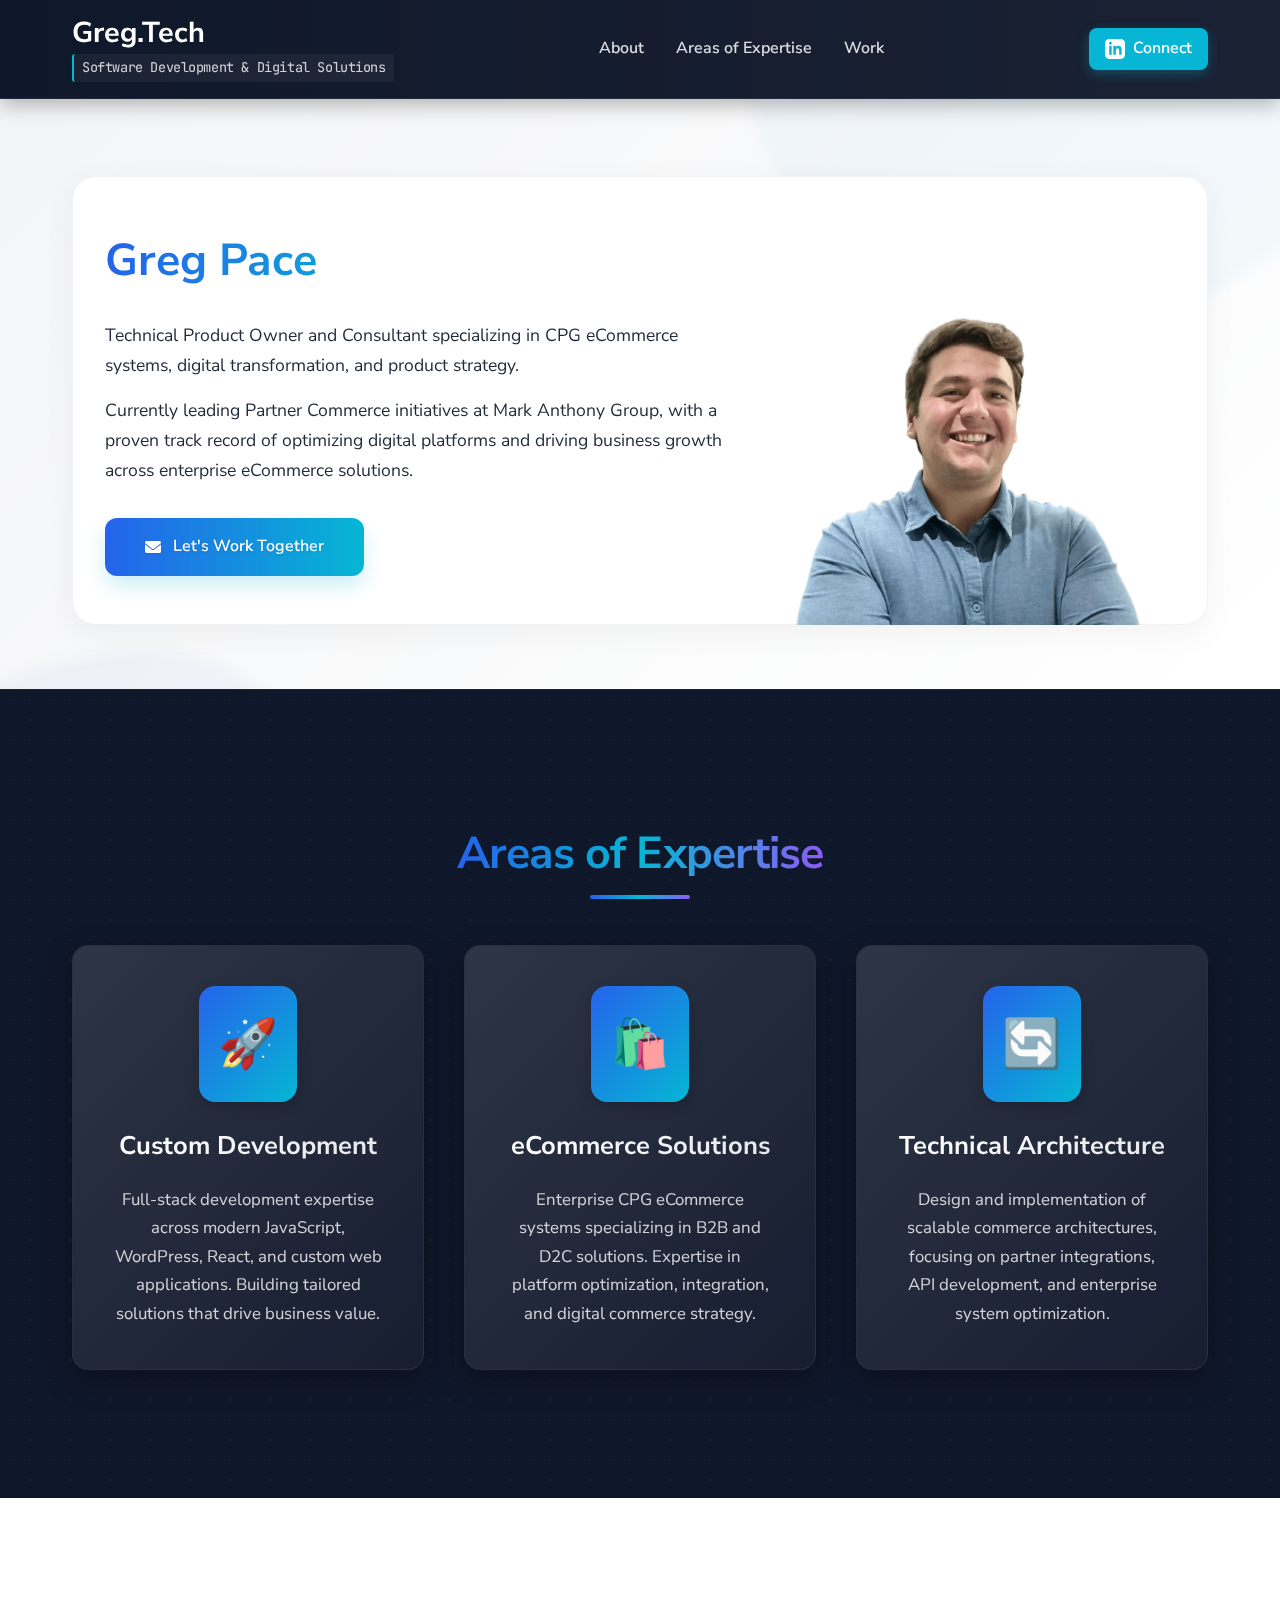
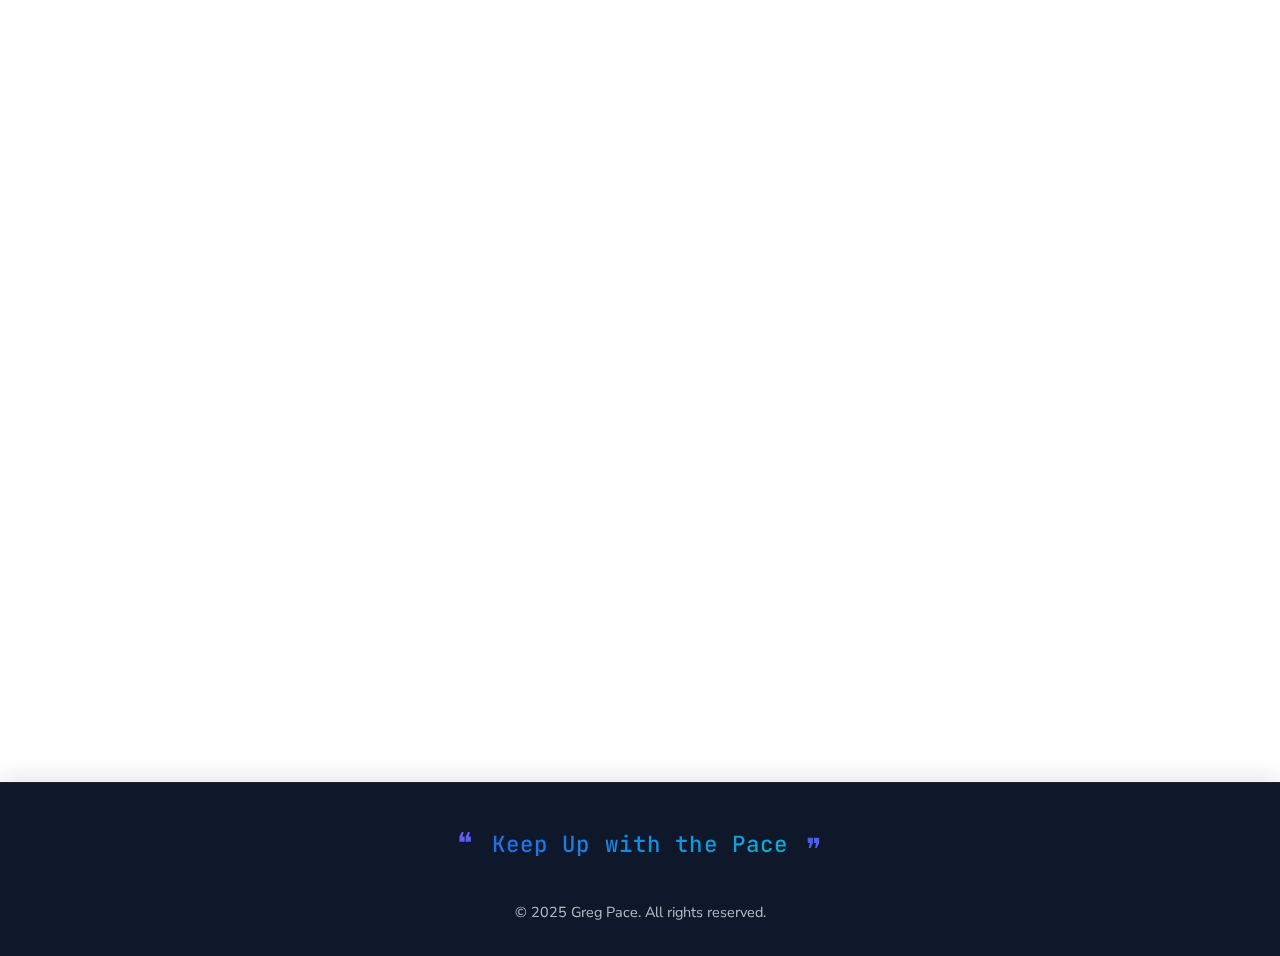
<file: index.html>
<!DOCTYPE html>
<html lang="en">
<head>
    <!-- Google tag (gtag.js) -->
    <script async src="https://www.googletagmanager.com/gtag/js?id=G-8C3Z3L6GB9"></script>
    <script>
      window.dataLayer = window.dataLayer || [];
      function gtag(){dataLayer.push(arguments);}
      gtag('js', new Date());

      gtag('config', 'G-8C3Z3L6GB9');
    </script>

    <meta charset="UTF-8">
    <meta name="viewport" content="width=device-width, initial-scale=1.0">
    <meta name="description" content="Greg Pace - CPG eCommerce Technology and Software Development Consultant. Specializing in enterprise eCommerce solutions, custom software development, and technical architecture.">
    <title>Greg Pace | CPG eCommerce Technology & Software Development Consultant</title>

    <!-- Favicon -->
    <link rel="icon" type="image/png" href="assets/images/headshot.png">
    <link rel="apple-touch-icon" href="assets/images/headshot.png">

    <!-- Social Preview Meta Tags -->
    <meta property="og:title" content="Greg.Tech - Software Development & Digital Solutions">
    <meta property="og:description" content="Technical Product Owner and Consultant specializing in eCommerce systems and digital transformation">
    <meta property="og:image" content="assets/images/headshot.png">
    <meta property="og:url" content="https://greg.tech">
    <meta name="twitter:card" content="summary_large_image">
    <meta name="theme-color" content="#2563eb">

    <!-- Fonts -->
    <link rel="preconnect" href="https://fonts.googleapis.com">
    <link rel="preconnect" href="https://fonts.gstatic.com" crossorigin>
    <link href="https://fonts.googleapis.com/css2?family=Nunito+Sans:ital,wght@0,300;0,400;0,600;0,700;1,400&family=JetBrains+Mono:wght@400;500&display=swap" rel="stylesheet">
    <link rel="stylesheet" href="https://cdnjs.cloudflare.com/ajax/libs/font-awesome/6.0.0/css/all.min.css">
    <link rel="stylesheet" href="styles.css">
</head>
<body id="top">
    <div class="scroll-progress"></div>
    <div class="page-wrapper">
        <!-- Header - Fresh Build -->
        <header class="site-header">
            <div class="header-inner">
                <!-- Logo Area -->
                <div class="logo-area">
                    <h1 class="logo"><a href="#top">Greg.Tech</a></h1>
                    <div class="tagline">Software Development & Digital Solutions</div>
                </div>

                <!-- Navigation Area -->
                <nav class="site-nav">
                    <a href="#about">About</a>
                    <a href="#services">Areas of Expertise</a>
                    <a href="#work">Work</a>
                </nav>

                <!-- LinkedIn Button -->
                <a href="https://www.linkedin.com/in/grpace/" class="linkedin-button" target="_blank" rel="noopener">
                    <svg class="linkedin-icon" viewBox="0 0 24 24">
                        <path d="M19 0h-14c-2.761 0-5 2.239-5 5v14c0 2.761 2.239 5 5 5h14c2.762 0 5-2.239 5-5v-14c0-2.761-2.238-5-5-5zm-11 19h-3v-11h3v11zm-1.5-12.268c-.966 0-1.75-.79-1.75-1.764s.784-1.764 1.75-1.764 1.75.79 1.75 1.764-.783 1.764-1.75 1.764zm13.5 12.268h-3v-5.604c0-3.368-4-3.113-4 0v5.604h-3v-11h3v1.765c1.396-2.586 7-2.777 7 2.476v6.759z"/>
                    </svg>
                    <span>Connect</span>
                </a>
            </div>
        </header>

        <main>
            <!-- About Section -->
            <section id="about" class="about">
                <div class="container">
                    <div class="about-grid">
                        <div class="about-content">
                            <h1>Greg Pace</h1>
                            <p>Technical Product Owner and Consultant specializing in CPG eCommerce systems, digital transformation, and product strategy.</p>
                            <p>Currently leading Partner Commerce initiatives at Mark Anthony Group, with a proven track record of optimizing digital platforms and driving business growth across enterprise eCommerce solutions.</p>
                            <a href="mailto:hello@greg.tech" class="cta-button" target="_blank" rel="noopener">
                                <i class="fas fa-envelope"></i>
                                <span>Let's Work Together</span>
                            </a>
                        </div>
                        <div class="profile-container">
                            <img src="assets/images/headshot.png" alt="Greg Pace" class="profile-image">
                        </div>
                    </div>
                </div>
            </section>

            <!-- Services Section -->
            <section id="services" class="services">
                <div class="container">
                    <h2>Areas of Expertise</h2>
                    <div class="services-grid">
                        <div class="service-card">
                            <div class="service-icon">🚀</div>
                            <h3>Custom Development</h3>
                            <p>Full-stack development expertise across modern JavaScript, WordPress, React, and custom web applications. Building tailored solutions that drive business value.</p>
                        </div>
                        <div class="service-card">
                            <div class="service-icon">🛍️</div>
                            <h3>eCommerce Solutions</h3>
                            <p>Enterprise CPG eCommerce systems specializing in B2B and D2C solutions. Expertise in platform optimization, integration, and digital commerce strategy.</p>
                        </div>
                        <div class="service-card">
                            <div class="service-icon">🔄</div>
                            <h3>Technical Architecture</h3>
                            <p>Design and implementation of scalable commerce architectures, focusing on partner integrations, API development, and enterprise system optimization.</p>
                        </div>
                    </div>
                </div>
            </section>

            <!-- Featured Project Section -->
            <section id="work" class="featured-project">
                <div class="container">
                    <h2>Featured Project</h2>
                    <div class="project-content">
                        <div class="project-image">
                            <a href="https://golfinclub.com/booking-platform" target="_blank" rel="noopener">
                                <img src="assets/images/device-mockup-gic-webp.webp" alt="Golf In Club Booking Platform">
                            </a>
                        </div>
                        <div class="project-details">
                            <h3>Golf In Club</h3>
                            <h4>Booking Platform for Indoor Sports Facilities</h4>
                            <ul class="feature-list">
                                <li>Complete booking management system</li>
                                <li>Membership & pay-per-play support</li>
                                <li>Dynamic pricing & payment processing</li>
                                <li>Custom WordPress integration</li>
                            </ul>
                            <a href="https://golfinclub.com/booking-platform" class="cta-button" target="_blank" rel="noopener">
                                <i class="fas fa-external-link-alt"></i>
                                <span>Learn More</span>
                            </a>
                        </div>
                    </div>
                </div>
            </section>
        </main>

        <footer class="footer">
            <div class="container">
                <div class="footer-quote">
                    <span class="quote-text"><span class="quote-mark left">❝</span> Keep Up with the Pace <span class="quote-mark right">❞</span></span>
                </div>
                <p>&copy; 2025 Greg Pace. All rights reserved.</p>
            </div>
        </footer>

        <!-- Background Graphics -->
        <div class="background-shapes">
            <div class="shape shape-1"></div>
            <div class="shape shape-2"></div>
            <div class="shape shape-3"></div>
        </div>
    </div>

    <script src="script.js"></script>
</body>
</html>
</file>
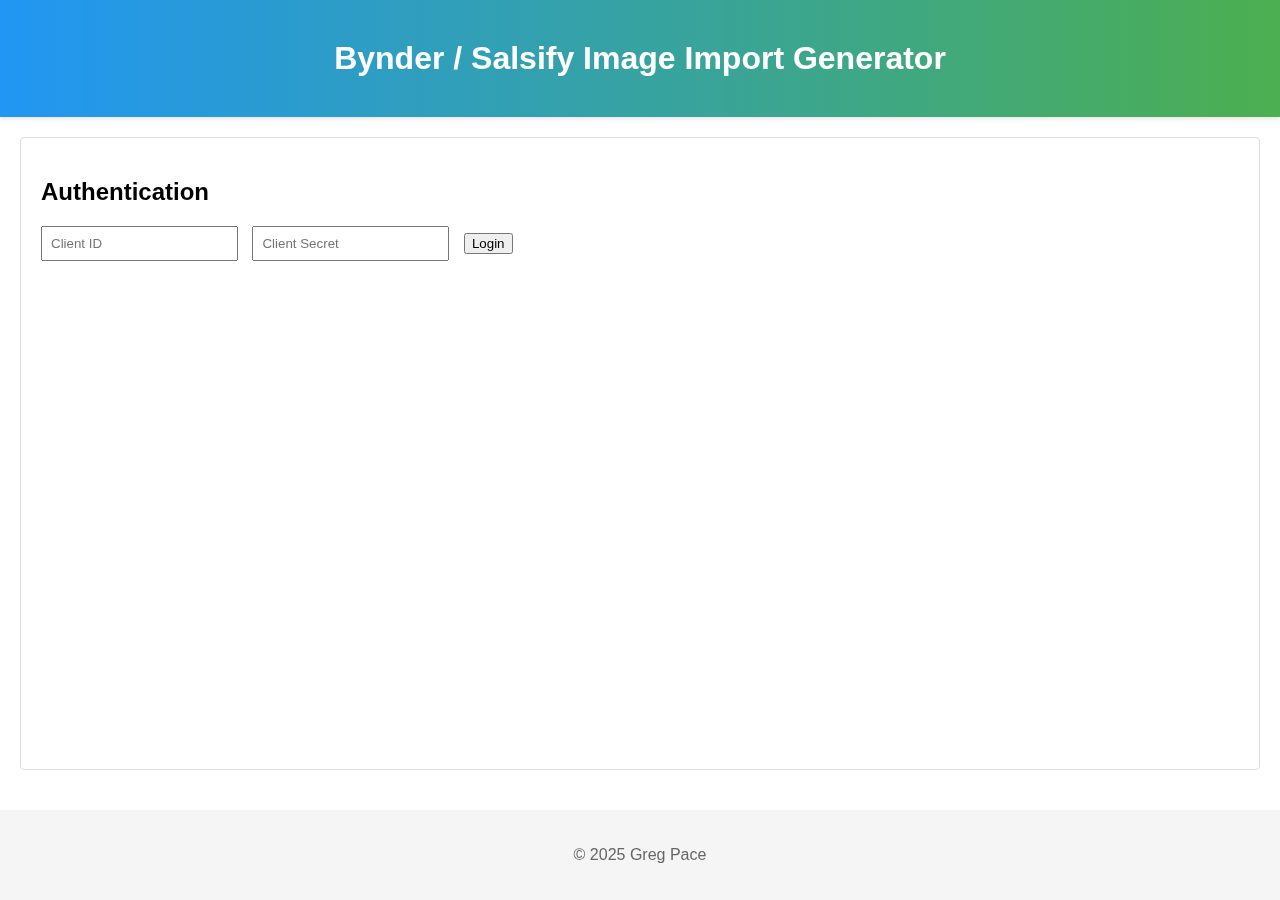
<file: bynder/index.html>
<!DOCTYPE html>
<html lang="en">
<head>
    <meta charset="UTF-8">
    <meta name="viewport" content="width=device-width, initial-scale=1.0">
    <title>Bynder / Salsify Image Import Generator</title>
	<meta name="robots" content="noindex">
    <link rel="icon" href="data:image/svg+xml,<svg xmlns='http://www.w3.org/2000/svg' viewBox='0 0 100 100'><text y='50%' x='50%' dominant-baseline='middle' text-anchor='middle' font-size='90' font-family='system-ui' font-weight='bold' fill='%234CAF50'>B</text><text y='75%' x='50%' dominant-baseline='middle' text-anchor='middle' font-size='50' font-family='system-ui' font-weight='bold' fill='%232196F3'>S</text></svg>">
    <style>
        body {
            font-family: proxima-nova, sans-serif;
            margin: 0;
            padding: 0;
            background-color: #f0f2f5;
            background-image: 
                radial-gradient(#e3e8ee 2px, transparent 2px),
                radial-gradient(#e3e8ee 2px, transparent 2px);
            background-size: 40px 40px;
            background-position: 0 0, 20px 20px;
            min-height: 100vh;
        }

        .container {
            max-width: 1600px;
            margin: 0 auto;
            padding: 20px;
            min-height: 100vh;
            display: flex;
            flex-direction: column;
            background: rgba(255, 255, 255, 0.98);
            box-shadow: 0 0 20px rgba(0, 0, 0, 0.1);
            position: relative;
            z-index: 1;
            backdrop-filter: blur(5px);
        }

        /* Optional: Add a subtle border radius to the container */
        @media (min-width: 1601px) {
            .container {
                margin: 20px auto;
                min-height: calc(100vh - 40px);
                border-radius: 8px;
            }
        }

        table {
            border-collapse: collapse;
            width: 100%;
            margin-top: 20px;
        }
        th, td {
            border: 1px solid #ddd;
            padding: 8px;
            text-align: left;
        }
        th {
            background-color: #f2f2f2;
        }
        #gtinInput {
            width: 100%;
            padding: 10px;
            margin-bottom: 10px;
            font-family: monospace;
            resize: vertical;
            min-height: 100px;
            box-sizing: border-box;
        }
        #fetchButton {
            width: 100%;
            padding: 15px 20px;
            background-color: #4CAF50;
            color: white;
            border: none;
            cursor: pointer;
            font-size: 16px;
            font-family: proxima-nova, sans-serif;
            border-radius: 4px;
            margin-bottom: 10px;
        }
        #fetchButton:hover {
            background-color: #45a049;
        }
        .error-message {
            color: #dc3545;
            padding: 10px;
            margin: 10px 0;
            border: 1px solid #dc3545;
            border-radius: 4px;
            background-color: #f8d7da;
        }
        
        .loading {
            display: inline-block;
            margin-left: 10px;
            color: #666;
        }
        
        #statusMessage {
            margin-top: 10px;
        }
        
        .login-section {
            margin-bottom: 20px;
            padding: 20px;
            border: 1px solid #ddd;
            border-radius: 4px;
        }
        
        .login-section input {
            margin-right: 10px;
            padding: 8px;
        }
        
        .hidden {
            display: none;
        }
        
        .tab-container {
            margin-bottom: 20px;
            overflow: hidden;
            display: flex;
            align-items: center;
        }
        
        .tab-button {
            padding: 10px 20px;
            margin-right: 5px;
            border: none;
            background-color: #f2f2f2;
            cursor: pointer;
        }
        
        .tab-button.active {
            background-color: #4CAF50;
            color: white;
        }
        
        .horizontal-scroll {
            overflow-x: auto;
            max-width: 100%;
        }
        
        #exportButton {
            display: none;
        }
        
        .header {
            background: linear-gradient(to right, #2196F3, #4CAF50);
            color: white;
            padding: 40px 20px;
            margin: -20px -20px 20px -20px;
            box-shadow: 0 2px 4px rgba(0,0,0,0.1);
            text-align: center;
        }
        
        .header h1 {
            margin: 0;
            font-size: 32px;
            font-weight: 600;
        }
        
        .footer {
            flex-shrink: 0;
            padding: 20px;
            background: #f5f5f5;
            text-align: center;
            margin: 20px -20px -20px -20px;
            color: #666;
        }
        
        .view-controls {
            display: none;
        }
        
        .view-controls {
            flex: 1;
        }

        .fetch-container {
            position: relative;
            margin-bottom: 30px;
            border-bottom: 2px solid #e0e0e0;
            padding-bottom: 30px;
            width: 100%;
            box-sizing: border-box;
        }

        .loading-container {
            display: none;
            width: 100%;
            margin-top: 10px;
            box-sizing: border-box;
        }

        .progress-bar {
            width: 100%;
            height: 4px;
            background-color: #e0e0e0;
            border-radius: 2px;
            overflow: hidden;
        }

        .progress-fill {
            height: 100%;
            background-color: #4CAF50;
            width: 0;
            transition: width 0.3s ease;
        }

        .progress-text {
            text-align: center;
            margin-top: 5px;
            color: #666;
            font-size: 14px;
        }

        input, textarea, button {
            font-family: proxima-nova, sans-serif;
        }

        .loading-container.completed {
            border-radius: 4px;
            padding: 10px;
            background-color: #f8f9fa;
            border: 1px solid #e0e0e0;
        }

        .loading-container.completed .progress-bar {
            margin-bottom: 8px;
        }

        .loading-container.completed .progress-fill {
            transition: none; /* Remove transition when completed */
        }

        .progress-text.completed {
            color: #4CAF50;
            font-weight: 500;
        }

        .export-buttons {
            float: right;
        }
        
        .export-buttons button {
            margin-left: 5px;
        }

        * {
            box-sizing: border-box;
        }

        .no-results-summary {
            margin-top: 15px;
            padding: 10px;
            background-color: #fff3cd;
            border: 1px solid #ffeeba;
            border-radius: 4px;
            display: none;
        }

        .no-results-summary h4 {
            margin: 0 0 10px 0;
            color: #856404;
        }

        .no-results-list {
            margin: 0;
            padding-left: 20px;
            color: #666;
            font-family: monospace;
        }

        /* Update the main content area to take up available space */
        #mainContent, #loginSection {
            flex: 1 0 auto;
        }
    </style>
    <script src="https://cdn.sheetjs.com/xlsx-0.20.1/package/dist/xlsx.full.min.js"></script>
</head>
<body>
    <div class="container">
        <div class="header">
            <h1>Bynder / Salsify Image Import Generator</h1>
        </div>
        
        <div id="loginSection" class="login-section">
            <h2>Authentication</h2>
            <input type="text" id="clientId" placeholder="Client ID">
            <input type="password" id="clientSecret" placeholder="Client Secret">
            <button onclick="authenticate()">Login</button>
        </div>
        
        <div id="mainContent" class="hidden">
            <div class="fetch-container">
                <textarea id="gtinInput" placeholder="Enter GTINs (comma-separated, or one per line)" rows="8"></textarea>
                <button id="fetchButton" onclick="fetchData()">Fetch Data</button>
                <div class="loading-container" id="loadingContainer">
                    <div class="progress-bar">
                        <div class="progress-fill" id="progressFill"></div>
                    </div>
                    <div class="progress-text" id="progressText">Processing GTINs: 0/0</div>
                </div>
                <div class="no-results-summary" id="noResultsSummary"></div>
            </div>
            <div id="statusMessage"></div>
            <div class="tab-container">
                <div class="view-controls">
                    <button class="tab-button active" onclick="switchView('consolidated')">Consolidated View</button>
                    <button class="tab-button" onclick="switchView('detailed')">Detailed View</button>
                </div>
                <div class="export-buttons" id="exportButtons" style="display: none;">
                    <button class="tab-button" onclick="exportToExcel(false)">Export All</button>
                    <button class="tab-button" onclick="exportToExcel(true)">Export Live Assets</button>
                </div>
            </div>
            <div id="resultsTable"></div>
        </div>
        
        <div class="footer">
            <p>© 2025 Greg Pace</p>
        </div>
    </div>

    <script>
        let accessToken = null;
        let refreshToken = null;
        
        // Add function to store tokens in localStorage
        function storeTokens(access, refresh) {
            accessToken = access;
            refreshToken = refresh;
            localStorage.setItem('accessToken', access);
            localStorage.setItem('refreshToken', refresh);
            localStorage.setItem('tokenTimestamp', Date.now().toString());
        }

        // Add function to clear tokens
        function clearTokens() {
            accessToken = null;
            refreshToken = null;
            localStorage.removeItem('accessToken');
            localStorage.removeItem('refreshToken');
            localStorage.removeItem('tokenTimestamp');
        }

        // Add function to check if token needs refresh
        function needsRefresh() {
            const timestamp = localStorage.getItem('tokenTimestamp');
            if (!timestamp) return true;
            
            // Check if token is older than 50 minutes
            return (Date.now() - parseInt(timestamp)) > (50 * 60 * 1000);
        }

        async function refreshAccessToken() {
            const clientId = document.getElementById('clientId').value;
            const clientSecret = document.getElementById('clientSecret').value;
            const statusMessage = document.getElementById('statusMessage');

            try {
                const credentials = btoa(`${clientId}:${clientSecret}`);
                const response = await fetch('https://media.markanthony.com/v6/authentication/oauth2/token', {
                    method: 'POST',
                    mode: 'cors',
                    credentials: 'include',
                    headers: {
                        'Content-Type': 'application/x-www-form-urlencoded',
                        'Authorization': `Basic ${credentials}`,
                        'Accept': 'application/json',
                        'Origin': window.location.origin
                    },
                    body: new URLSearchParams({
                        'grant_type': 'refresh_token',
                        'refresh_token': refreshToken
                    })
                });

                if (!response.ok) {
                    throw new Error(`Refresh failed: ${response.statusText}`);
                }

                const data = await response.json();
                storeTokens(data.access_token, data.refresh_token);
                return true;

            } catch (error) {
                console.error('Token refresh failed:', error);
                clearTokens();
                document.getElementById('loginSection').classList.remove('hidden');
                document.getElementById('mainContent').classList.add('hidden');
                if (error.message.includes('CORS')) {
                    statusMessage.innerHTML = `
                        <div class="error-message">
                            CORS Error: Unable to access the authentication server. 
                            Please ensure you have proper CORS configuration or contact your system administrator.
                        </div>`;
                } else {
                    statusMessage.innerHTML = `<div class="error-message">Session expired. Please login again.</div>`;
                }
                return false;
            }
        }

        async function authenticate() {
            const clientId = document.getElementById('clientId').value;
            const clientSecret = document.getElementById('clientSecret').value;
            const statusMessage = document.getElementById('statusMessage');
            const loadingContainer = document.getElementById('loadingContainer');
            const progressFill = document.getElementById('progressFill');
            const progressText = document.getElementById('progressText');

            if (!clientId || !clientSecret) {
                statusMessage.innerHTML = '<div class="error-message">Please enter both Client ID and Client Secret</div>';
                return;
            }

            // Show loading state
            loadingContainer.style.display = 'block';
            progressFill.style.width = '100%';
            progressText.textContent = 'Authenticating...';
            
            try {
                // Create form data as specified in the docs
                const formData = new URLSearchParams({
                    'client_id': clientId,
                    'client_secret': clientSecret,
                    'grant_type': 'client_credentials',
                    'scope': 'asset:read' // Add specific scope for reading assets
                });

                const response = await fetch('https://media.markanthony.com/v6/authentication/oauth2/token', {
                    method: 'POST',
                    headers: {
                        'Content-Type': 'application/x-www-form-urlencoded'
                    },
                    body: formData
                });

                if (!response.ok) {
                    throw new Error(`Authentication failed: ${response.statusText}`);
                }

                const data = await response.json();
                storeTokens(data.access_token, data.refresh_token);
                
                document.getElementById('loginSection').classList.add('hidden');
                document.getElementById('mainContent').classList.remove('hidden');
                
            } catch (error) {
                if (error.message.includes('CORS')) {
                    statusMessage.innerHTML = `
                        <div class="error-message">
                            CORS Error: Unable to access the authentication server directly. 
                            Please ensure you have proper CORS configuration or contact your system administrator.
                        </div>`;
                } else {
                    statusMessage.innerHTML = `<div class="error-message">Authentication failed: ${error.message}</div>`;
                }
            } finally {
                // Hide loading state
                loadingContainer.style.display = 'none';
                progressFill.style.width = '0%';
                progressText.textContent = '';
            }
        }

        async function fetchData() {
            if (!accessToken || needsRefresh()) {
                if (refreshToken) {
                    const refreshed = await refreshAccessToken();
                    if (!refreshed) return;
                } else {
                    document.getElementById('statusMessage').innerHTML = 
                        '<div class="error-message">Please authenticate first</div>';
                    return;
                }
            }

            const gtinInput = document.getElementById('gtinInput');
            const inputText = gtinInput.value;
            
            // Split by commas, newlines, or spaces and clean up the results
            const gtins = inputText
                .split(/[\s,]+/) // Split by whitespace or commas
                .map(gtin => gtin.trim()) // Trim each GTIN
                .filter(gtin => gtin.length > 0); // Remove empty entries

            if (gtins.length === 0) {
                document.getElementById('statusMessage').innerHTML = 
                    '<div class="error-message">Please enter at least one GTIN</div>';
                return;
            }

            const fetchButton = document.getElementById('fetchButton');
            const loadingContainer = document.getElementById('loadingContainer');
            const progressFill = document.getElementById('progressFill');
            const progressText = document.getElementById('progressText');
            const statusMessage = document.getElementById('statusMessage');
            const resultsTable = document.getElementById('resultsTable');
            
            // Clear previous results and messages
            statusMessage.innerHTML = '';
            resultsTable.innerHTML = '';
            
            // Show loading state
            loadingContainer.style.display = 'block';
            loadingContainer.classList.remove('completed');
            progressText.classList.remove('completed');
            progressFill.style.width = '0%';
            
            // Disable inputs during fetch
            gtinInput.disabled = true;
            fetchButton.disabled = true;

            const totalGtins = gtins.length;
            let processedGtins = 0;
            const uniqueEntries = new Map();
            let hasErrors = false;
            const noResultsGtins = []; // Array to track GTINs with no results

            for (const gtin of gtins) {
                if (gtin.length === 14) {
                    try {
                        const response = await fetch(
                            `https://media.markanthony.com/api/v4/media/?property_GTINN=${gtin}&property_Salsify_Property=*&archive=0`,
                            {
                                method: 'GET',
                                headers: {
                                    'Accept': 'application/json',
                                    'Authorization': `Bearer ${accessToken}`
                                }
                            }
                        );
                        
                        if (!response.ok) {
                            if (response.status === 401 && refreshToken) {
                                const refreshed = await refreshAccessToken();
                                if (refreshed) {
                                    // Retry the request with the new token
                                    continue;
                                }
                            }
                            throw new Error(`Server returned ${response.status}: ${response.statusText}`);
                        }
                        
                        const data = await response.json();
                        
                        // Check if we got any results for this GTIN
                        let hasResults = false;
                        
                        data.forEach(item => {
                            if (item.property_GTINN && item.property_Salsify_Properties_) {
                                hasResults = true;
                                item.property_Salsify_Properties_.forEach(salsifyProp => {
                                    const key = `${item.property_GTINN[0]}-${salsifyProp}`;
                                    const existingEntry = uniqueEntries.get(key);
                                    
                                    if (!existingEntry || new Date(item.datePublished) > new Date(existingEntry.datePublished)) {
                                        uniqueEntries.set(key, {
                                            gtin: item.property_GTINN[0],
                                            salsifyProperty: salsifyProp,
                                            imageUrl: getPreferredImageUrl(item.thumbnails),
                                            datePublished: item.datePublished,
                                            salsifyPublishDate: item.property_Salsify_Publication_Date,
                                            name: item.name
                                        });
                                    }
                                });
                            }
                        });

                        if (!hasResults) {
                            noResultsGtins.push(gtin);
                        }

                        processedGtins++;
                        const progress = (processedGtins / totalGtins) * 100;
                        progressFill.style.width = `${progress}%`;
                        progressText.textContent = `Processing GTINs: ${processedGtins}/${totalGtins}`;
                        
                    } catch (error) {
                        hasErrors = true;
                        const errorMessage = `<div class="error-message">Error fetching data for GTIN ${gtin}: ${error.message}</div>`;
                        statusMessage.innerHTML += errorMessage;
                        console.error(`Error fetching data for GTIN ${gtin}:`, error);
                        noResultsGtins.push(gtin);
                    }
                } else {
                    hasErrors = true;
                    const errorMessage = `<div class="error-message">Invalid GTIN length for ${gtin} (must be 14 digits)</div>`;
                    statusMessage.innerHTML += errorMessage;
                }
            }

            gtinInput.disabled = false;
            fetchButton.disabled = false;
            
            // Instead of hiding, update the loading container to show completion
            loadingContainer.classList.add('completed');
            progressText.classList.add('completed');
            progressFill.style.width = '100%';
            progressText.textContent = `Completed: ${processedGtins} of ${totalGtins} GTINs processed`;

            // Display no results summary if there are any
            const noResultsSummary = document.getElementById('noResultsSummary');
            if (noResultsGtins.length > 0) {
                noResultsSummary.style.display = 'block';
                noResultsSummary.innerHTML = `
                    <h4>No results found for ${noResultsGtins.length} GTIN${noResultsGtins.length > 1 ? 's' : ''}:</h4>
                    <ul class="no-results-list">
                        ${noResultsGtins.map(gtin => `<li>${gtin}</li>`).join('')}
                    </ul>
                `;
            } else {
                noResultsSummary.style.display = 'none';
            }

            if (!hasErrors || uniqueEntries.size > 0) {
                document.querySelector('.view-controls').style.display = 'block';
                document.getElementById('exportButtons').style.display = 'block';
                
                const uniqueResults = Array.from(uniqueEntries.values())
                    .sort((a, b) => new Date(b.datePublished) - new Date(a.datePublished));
                displayConsolidatedResults(uniqueResults);
            }
        }

        // Check for stored tokens on page load
        window.addEventListener('load', async () => {
            const storedAccessToken = localStorage.getItem('accessToken');
            const storedRefreshToken = localStorage.getItem('refreshToken');
            
            if (storedAccessToken && storedRefreshToken) {
                accessToken = storedAccessToken;
                refreshToken = storedRefreshToken;
                
                // Verify the token is still valid
                try {
                    // Make a test request to verify token
                    const response = await fetch(
                        'https://media.markanthony.com/api/v4/media/?limit=1',
                        {
                            method: 'GET',
                            headers: {
                                'Accept': 'application/json',
                                'Authorization': `Bearer ${accessToken}`
                            }
                        }
                    );
                    
                    if (!response.ok) {
                        // If token is invalid, try to refresh
                        if (response.status === 401 && refreshToken) {
                            const refreshed = await refreshAccessToken();
                            if (!refreshed) {
                                throw new Error('Token refresh failed');
                            }
                        } else {
                            throw new Error('Token validation failed');
                        }
                    }
                    
                    // If we get here, token is valid
                    document.getElementById('loginSection').classList.add('hidden');
                    document.getElementById('mainContent').classList.remove('hidden');
                } catch (error) {
                    // Clear tokens and show login
                    console.error('Authentication check failed:', error);
                    clearTokens();
                    document.getElementById('loginSection').classList.remove('hidden');
                    document.getElementById('mainContent').classList.add('hidden');
                    document.getElementById('statusMessage').innerHTML = 
                        '<div class="error-message">Session expired. Please login again.</div>';
                }
            }
        });

        function formatSalsifyProperty(property) {
            // Mapping of old values to new formatted values
            const propertyMapping = {
                'Barcode__L3_': 'Barcode (L3)',
                'Nutrition_Facts_Label_Image__L2_': 'Nutrition Facts Label Image (L2)',
                'Nutrition_Ingredients_Image__L4_': 'Nutrition Ingredients Image (L4)',
                'Packaging_View_-_Bottom__A9N1_': 'Packaging View - Bottom (A9N1)',
                'Packaging_View_-_Back__A7N1_': 'Packaging View - Back (A7N1)',
                'Marketing_View_-_Beauty__Wet_': 'Marketing View - Beauty (Wet)',
                'Marketing_View_-_Front_Right_Elevated__A1R1_': 'Marketing View - Front Right Elevated (A1R1)',
                'Marketing_View_-_Front_Center_Elevated__A1C1_': 'Marketing View - Front Center Elevated (A1C1)',
                'Marketing_View_-_Front_Left_Elevated__A1L1_': 'Marketing View - Front Left Elevated (A1L1)',
                'Packaging_View_-_Top__A3N1_': 'Packaging View - Top (A3N1)',
                'Packaging_View_-_Right__A8N1_': 'Packaging View - Right (A8N1)',
                'Packaging_View_-_Left__A2N1_': 'Packaging View - Left (A2N1)',
                'Packaging_View_-_Front__A1N1_': 'Packaging View - Front (A1N1)',
                'Marketing_View_-_Beauty__Dry_': 'Marketing View - Beauty (Dry)'
            };

            // Return mapped value if it exists
            if (propertyMapping[property]) {
                return propertyMapping[property];
            }

            // Otherwise, replace underscores with spaces
            return property.replace(/_/g, ' ').trim();
        }

        function displayResults(results) {
            const tableContainer = document.getElementById('resultsTable');
            if (results.length === 0) {
                tableContainer.innerHTML = '<p>No results found</p>';
                return;
            }

            const now = new Date();

            const table = `
                <table>
                    <thead>
                        <tr>
                            <th>GTIN</th>
                            <th>Salsify Property</th>
                            <th>Image</th>
                            <th>Image URL</th>
                            <th>Date Published</th>
                            <th>Salsify Publish Date</th>
                            <th>Name</th>
                        </tr>
                    </thead>
                    <tbody>
                        ${results.map(result => {
                            const publishDate = result.salsifyPublishDate ? new Date(result.salsifyPublishDate) : null;
                            const dateColor = publishDate 
                                ? (publishDate > now ? '#ffebee' : '#e8f5e9')
                                : '';
                            
                            return `
                                <tr>
                                    <td>${result.gtin || 'N/A'}</td>
                                    <td>${formatSalsifyProperty(result.salsifyProperty) || 'N/A'}</td>
                                    <td><img loading="lazy" src="${result.imageUrl}" alt="${result.name}" style="max-width: 100px; height: auto;"></td>
                                    <td><a href="${result.imageUrl}" target="_blank">${result.imageUrl}</a></td>
                                    <td>${new Date(result.datePublished).toLocaleString() || 'N/A'}</td>
                                    <td style="background-color: ${dateColor}">
                                        ${result.salsifyPublishDate ? new Date(result.salsifyPublishDate).toLocaleString() : 'N/A'}
                                    </td>
                                    <td>${result.name || 'N/A'}</td>
                                </tr>
                            `;
                        }).join('')}
                    </tbody>
                </table>
            `;

            tableContainer.innerHTML = table;
            tableContainer.setAttribute('data-results', JSON.stringify(results));
        }

        function switchView(viewType) {
            const buttons = document.querySelectorAll('.tab-button');
            buttons.forEach(button => button.classList.remove('active'));
            event.target.classList.add('active');
            
            const exportButtons = document.getElementById('exportButtons');
            exportButtons.style.display = viewType === 'consolidated' ? 'block' : 'none';
            
            const resultsContainer = document.getElementById('resultsTable');
            const lastResults = resultsContainer.getAttribute('data-results');
            
            if (lastResults) {
                const results = JSON.parse(lastResults);
                if (viewType === 'detailed') {
                    displayResults(results);
                } else {
                    displayConsolidatedResults(results);
                }
            }
        }

        function displayConsolidatedResults(results) {
            const tableContainer = document.getElementById('resultsTable');
            if (results.length === 0) {
                tableContainer.innerHTML = '<p>No results found</p>';
                return;
            }

            // Get all unique Salsify Properties
            const allProperties = new Set();
            results.forEach(result => {
                allProperties.add(result.salsifyProperty);
            });
            const propertyColumns = Array.from(allProperties).sort();

            // Group results by GTIN
            const gtinMap = new Map();
            results.forEach(result => {
                if (!gtinMap.has(result.gtin)) {
                    gtinMap.set(result.gtin, {
                        gtin: result.gtin,
                        properties: new Map(),
                        publishDates: new Map()
                    });
                }
                const gtinData = gtinMap.get(result.gtin);
                gtinData.properties.set(result.salsifyProperty, result.imageUrl);
                gtinData.publishDates.set(result.salsifyProperty, result.salsifyPublishDate);
            });

            const now = new Date();

            const table = `
                <div class="horizontal-scroll">
                    <table>
                        <thead>
                            <tr>
                                <th>GTIN</th>
                                ${propertyColumns.map(prop => 
                                    `<th>${formatSalsifyProperty(prop)}</th>`
                                ).join('')}
                            </tr>
                        </thead>
                        <tbody>
                            ${Array.from(gtinMap.values()).map(gtinData => `
                                <tr>
                                    <td>${gtinData.gtin || ''}</td>
                                    ${propertyColumns.map(prop => {
                                        const url = gtinData.properties.get(prop) || '';
                                        const publishDate = gtinData.publishDates.get(prop);
                                        const isFutureDate = publishDate ? new Date(publishDate) > now : false;
                                        return `
                                            <td style="background-color: ${isFutureDate ? '#ffebee' : ''}">
                                                ${url}
                                            </td>
                                        `;
                                    }).join('')}
                                </tr>
                            `).join('')}
                        </tbody>
                    </table>
                </div>
            `;

            tableContainer.innerHTML = table;
            tableContainer.setAttribute('data-results', JSON.stringify(results));
        }

        function exportToExcel(pastDatesOnly = false) {
            const resultsContainer = document.getElementById('resultsTable');
            const lastResults = resultsContainer.getAttribute('data-results');
            
            if (!lastResults) {
                return;
            }

            const results = JSON.parse(lastResults);
            const now = new Date();
            
            // Get all unique Salsify Properties
            const allProperties = new Set();
            results.forEach(result => {
                allProperties.add(result.salsifyProperty);
            });
            const propertyColumns = Array.from(allProperties).sort();

            // Group results by GTIN
            const gtinMap = new Map();
            results.forEach(result => {
                if (!gtinMap.has(result.gtin)) {
                    gtinMap.set(result.gtin, {
                        gtin: result.gtin,
                        properties: new Map(),
                        publishDates: new Map()
                    });
                }
                const gtinData = gtinMap.get(result.gtin);
                gtinData.properties.set(result.salsifyProperty, result.imageUrl);
                gtinData.publishDates.set(result.salsifyProperty, result.salsifyPublishDate);
            });

            // Create worksheet data
            const wsData = [];
            
            // Add header row
            const headers = ['GTIN', ...propertyColumns.map(prop => formatSalsifyProperty(prop))];
            wsData.push(headers);

            // Add data rows
            Array.from(gtinMap.values()).forEach(gtinData => {
                const row = [gtinData.gtin];
                
                propertyColumns.forEach(prop => {
                    const publishDate = gtinData.publishDates.get(prop);
                    const isFutureDate = publishDate ? new Date(publishDate) > now : false;
                    
                    // If pastDatesOnly is true, blank out future dates
                    if (pastDatesOnly && isFutureDate) {
                        row.push('');
                    } else {
                        row.push(gtinData.properties.get(prop) || '');
                    }
                });
                
                wsData.push(row);
            });

            // Create worksheet
            const ws = XLSX.utils.aoa_to_sheet(wsData);

            // Create workbook
            const wb = XLSX.utils.book_new();
            XLSX.utils.book_append_sheet(wb, ws, 'GTIN Data');

            // Generate Excel file with new name format
            const timestamp = now.toISOString().replace(/[:.]/g, '-');
            const filename = pastDatesOnly ? 
                `Bynder-Image-Updates-PastDatesOnly-${timestamp}.xlsx` :
                `Bynder-Image-Updates-${timestamp}.xlsx`;
            
            XLSX.writeFile(wb, filename);
        }

        function getPreferredImageUrl(thumbnails) {
            if (!thumbnails) return '';
            return thumbnails.Ecommerce_Transparent || thumbnails.Salsify || thumbnails.Walmart || '';
        }
    </script>
</body>
</html>
</file>
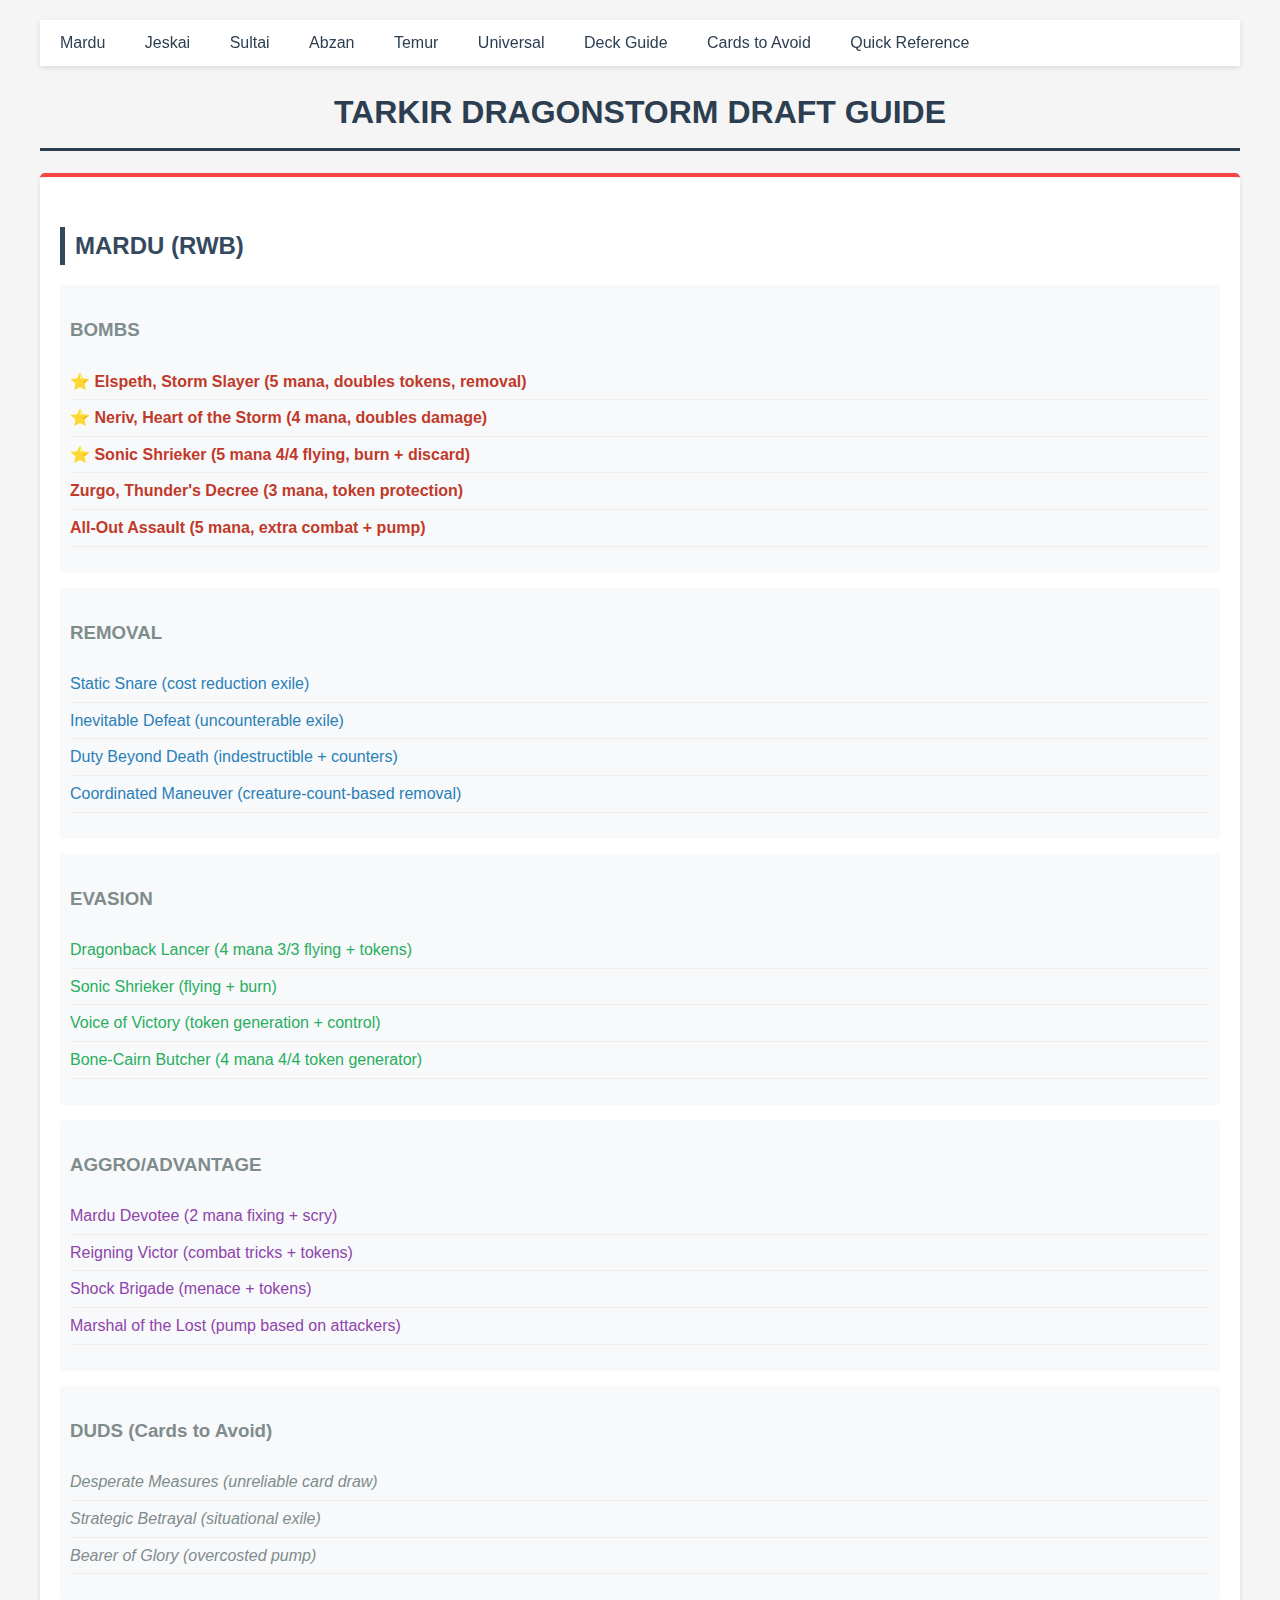
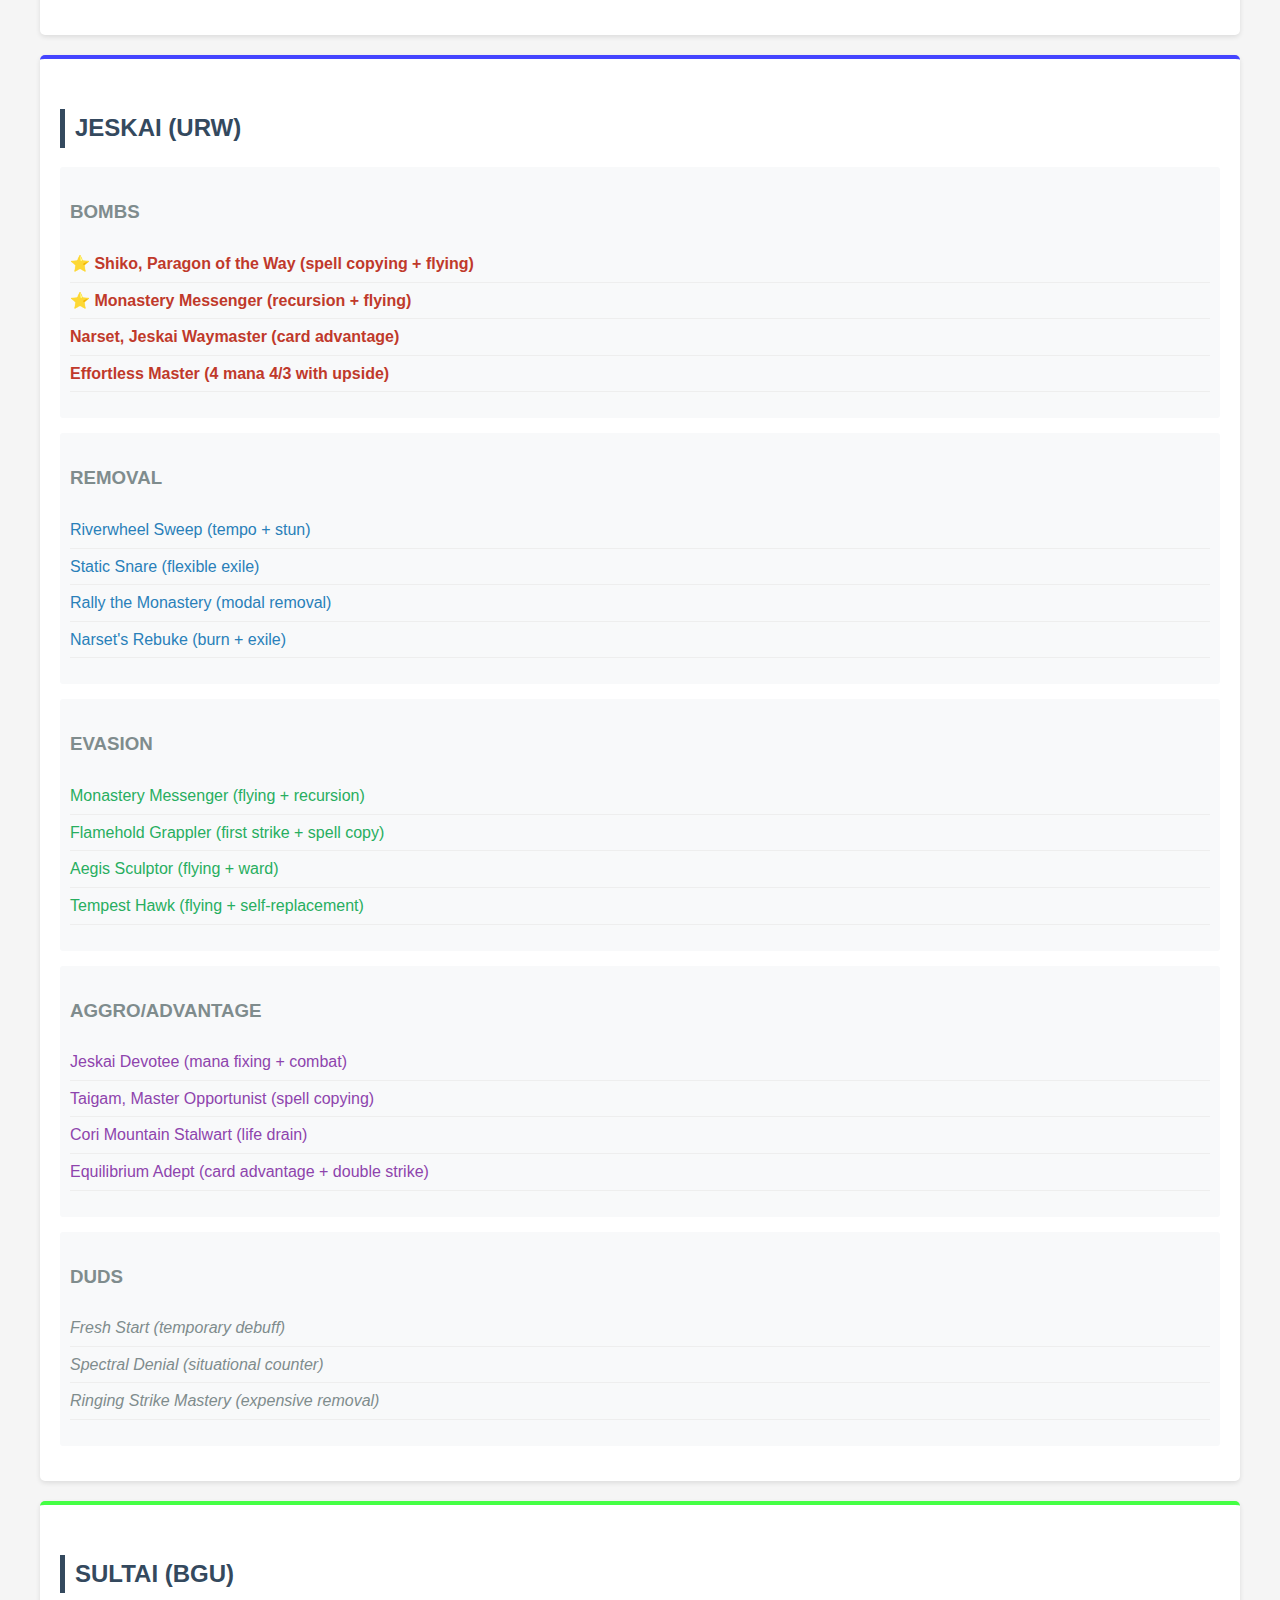
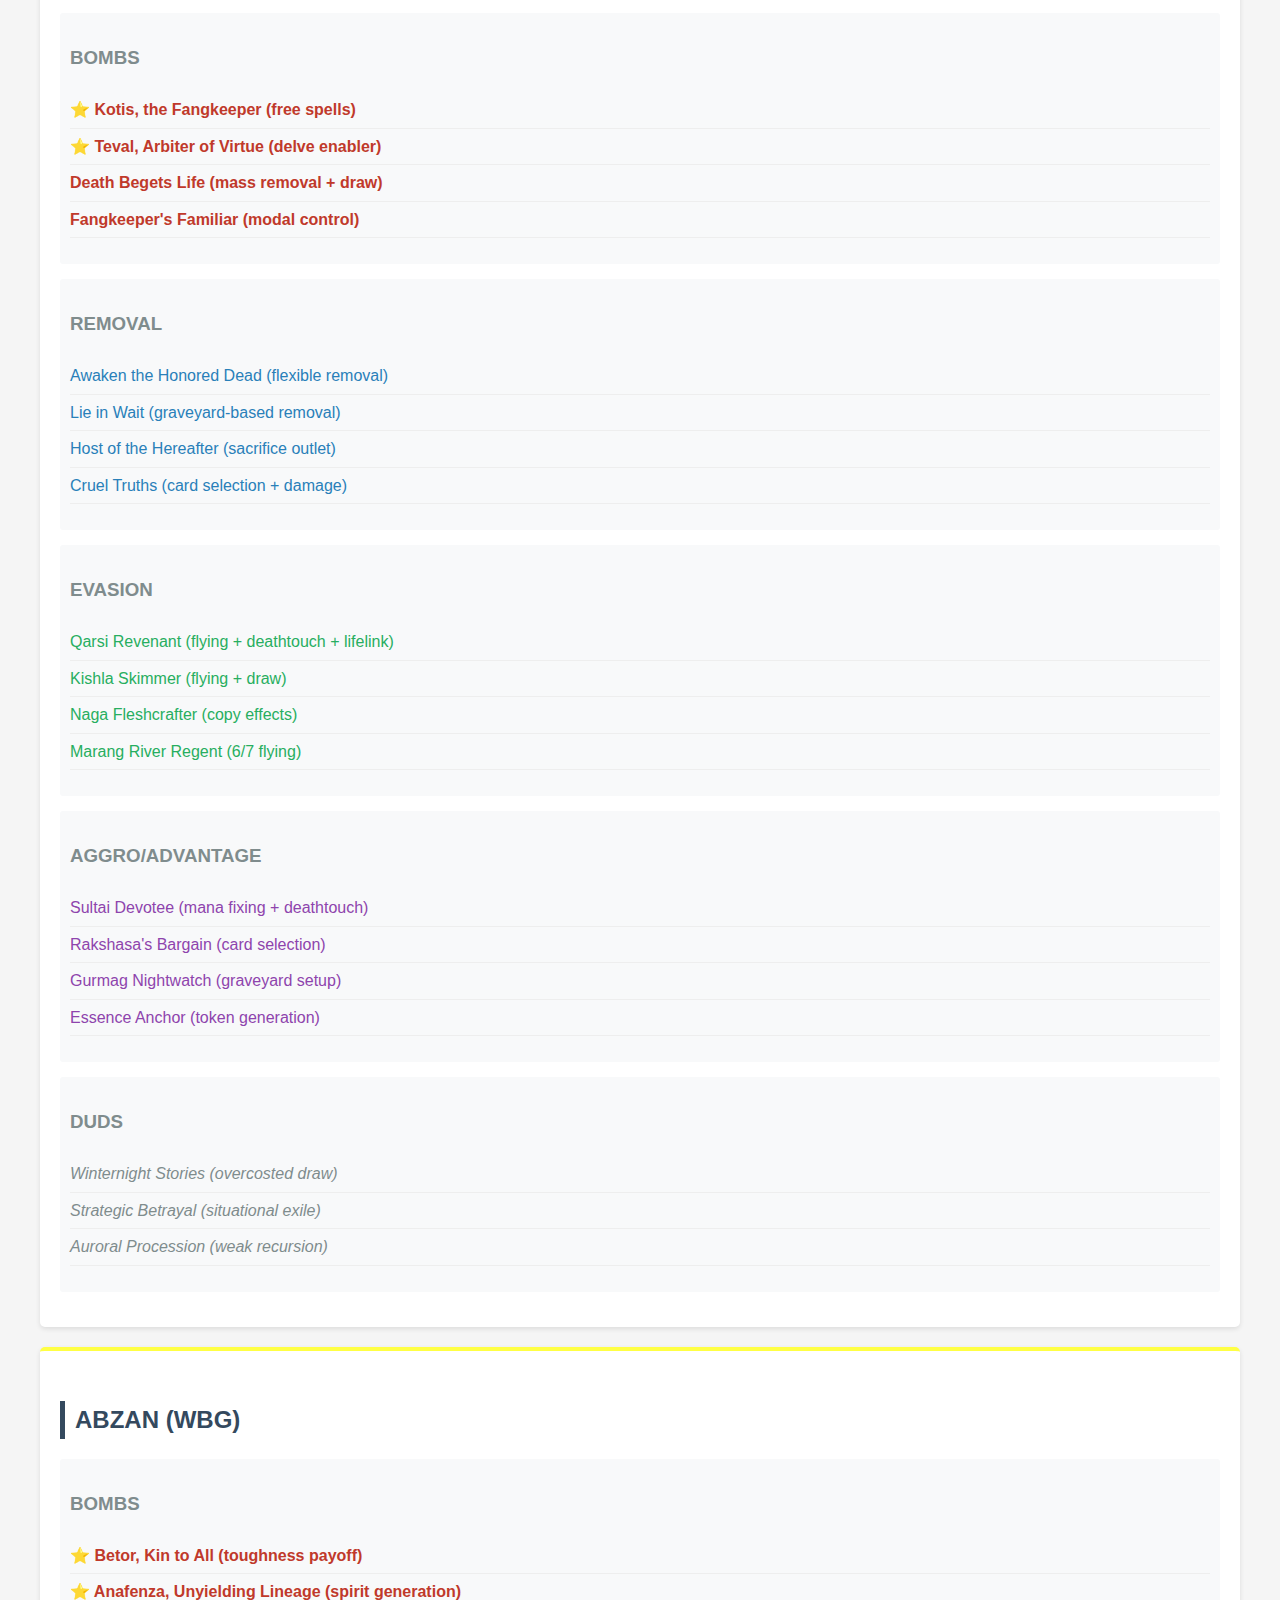
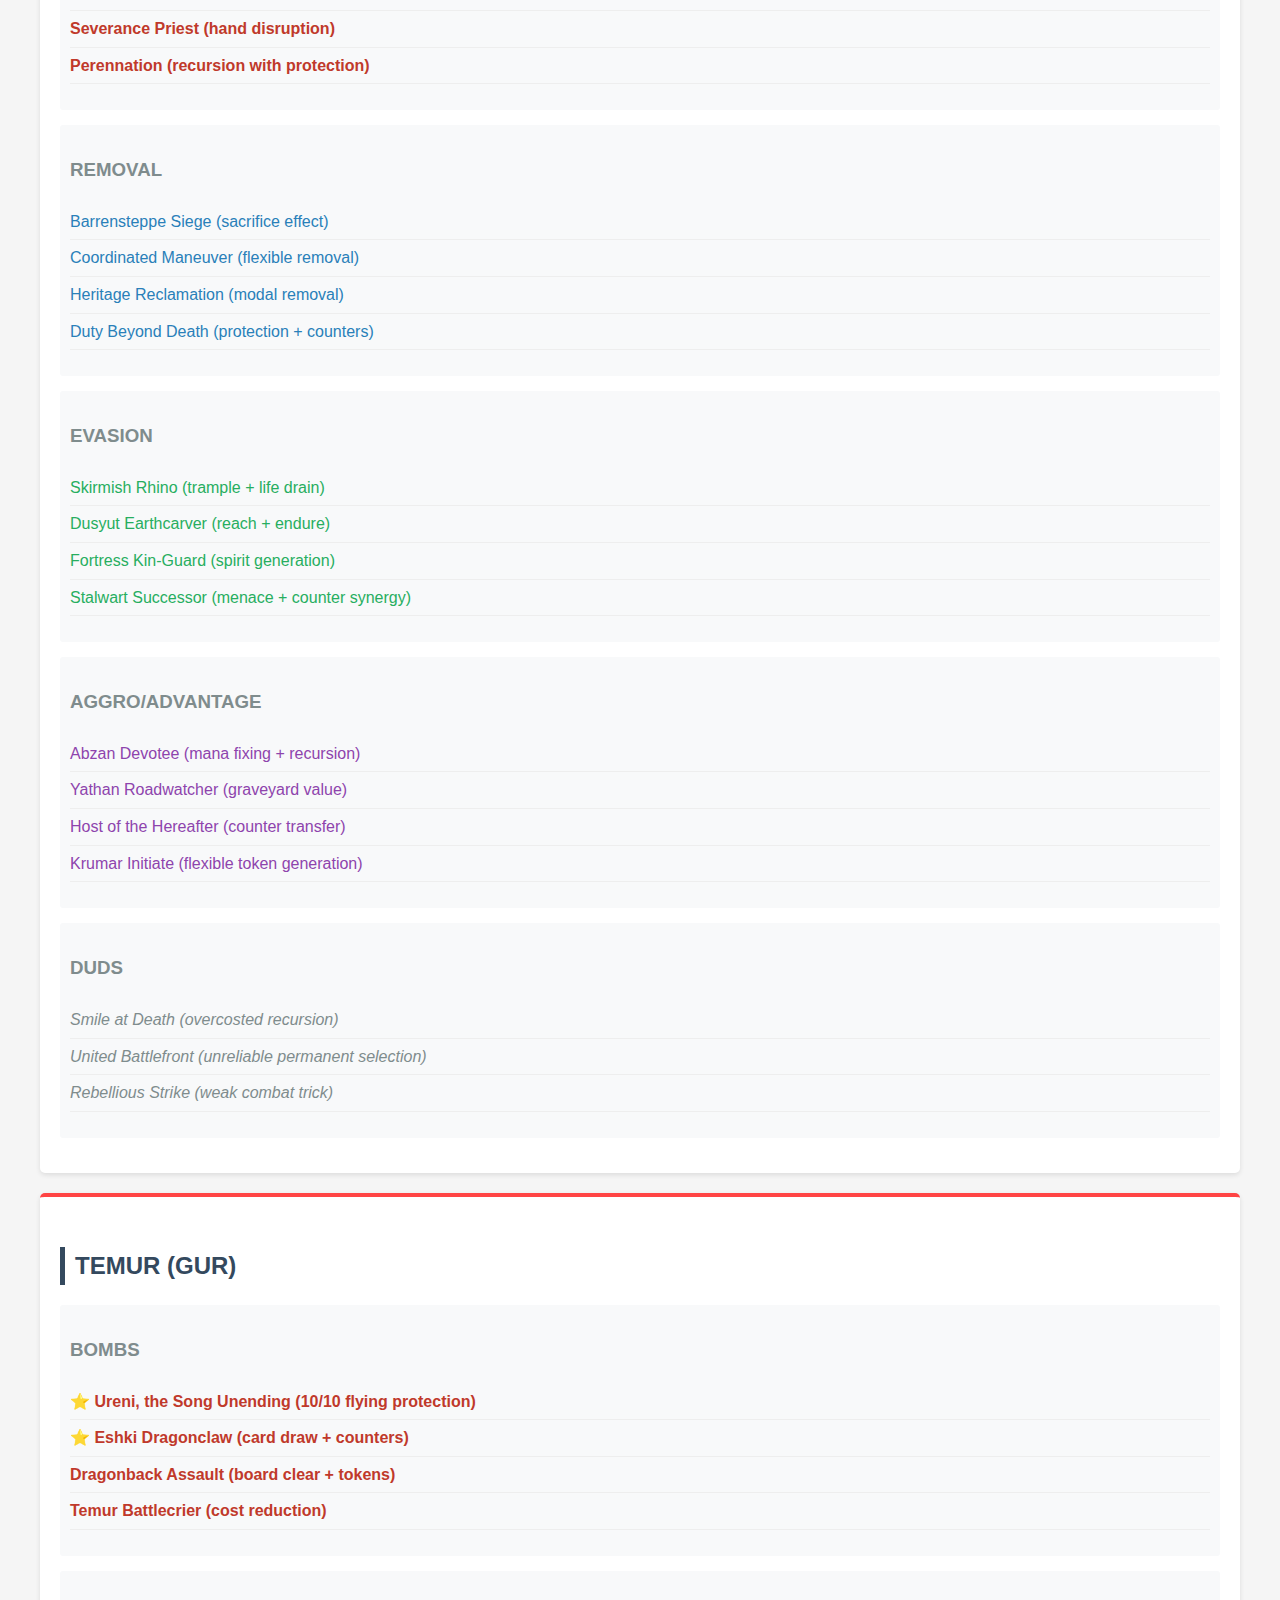
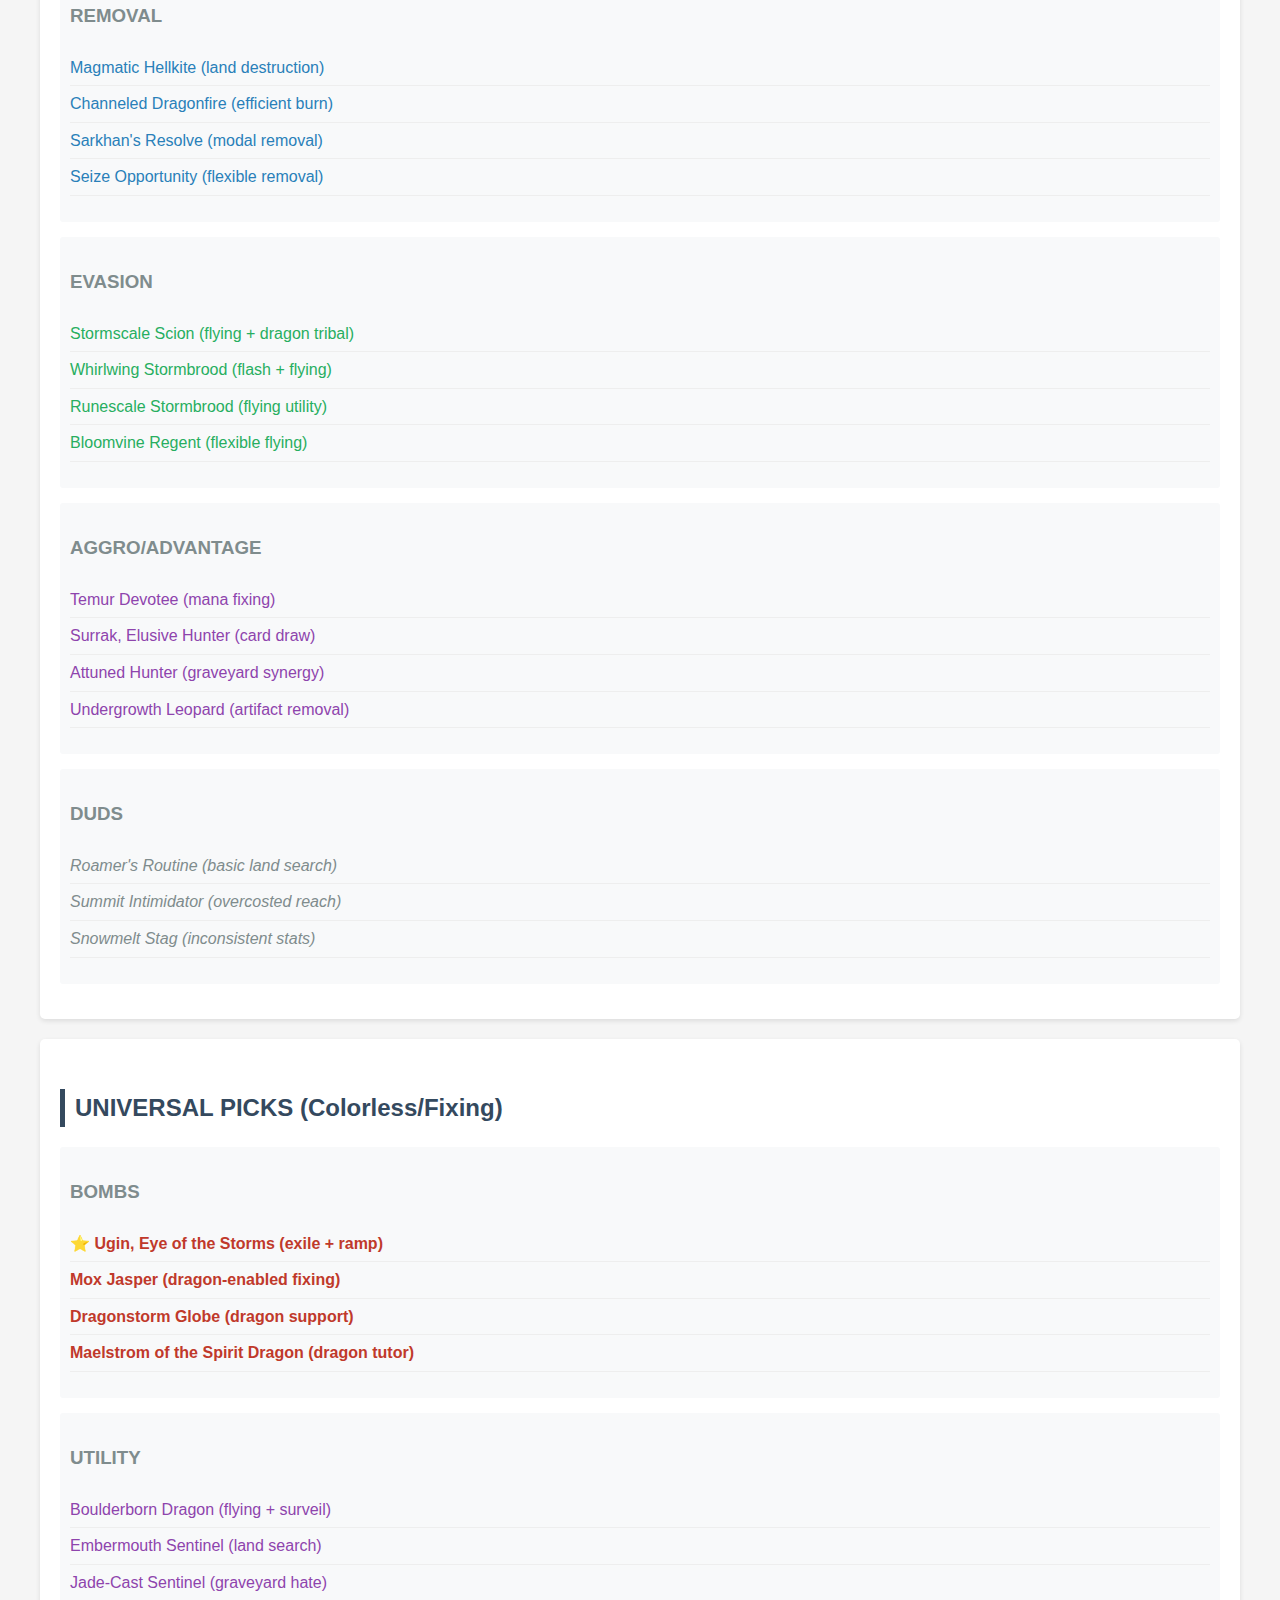
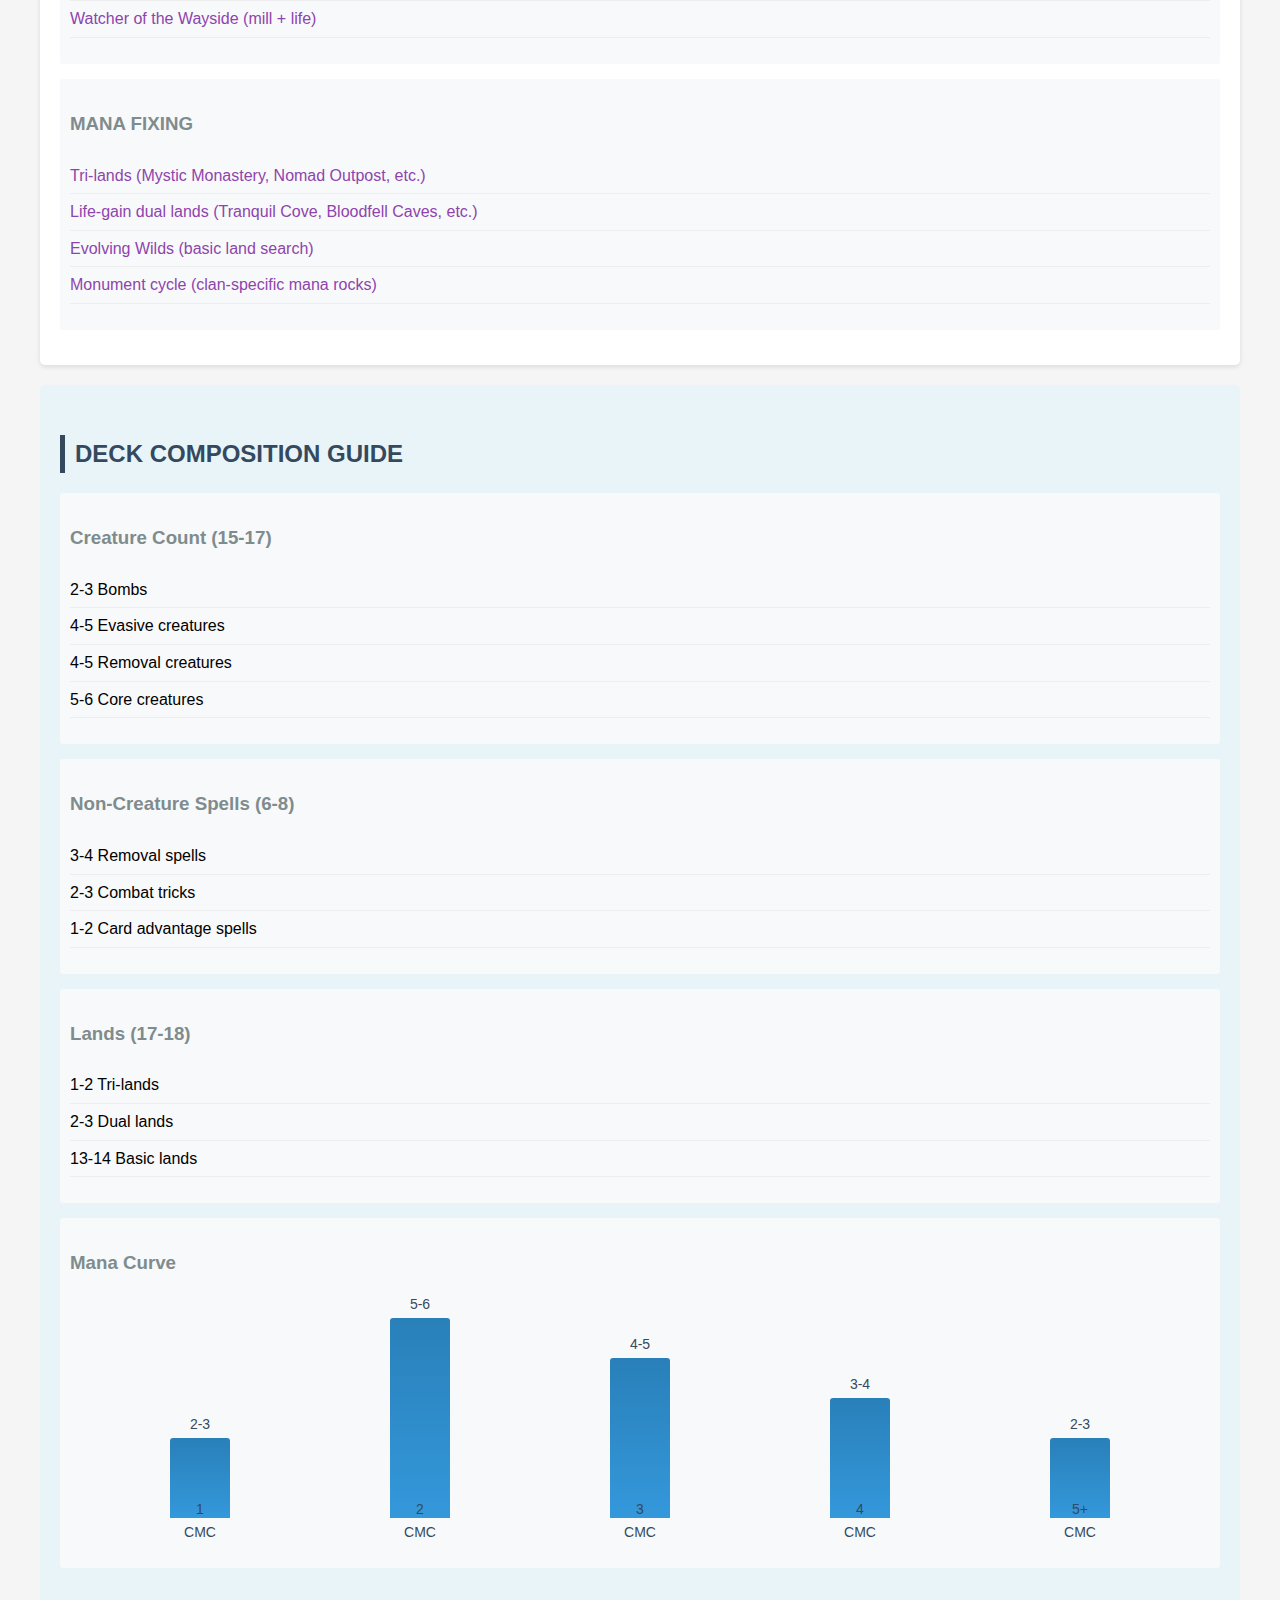
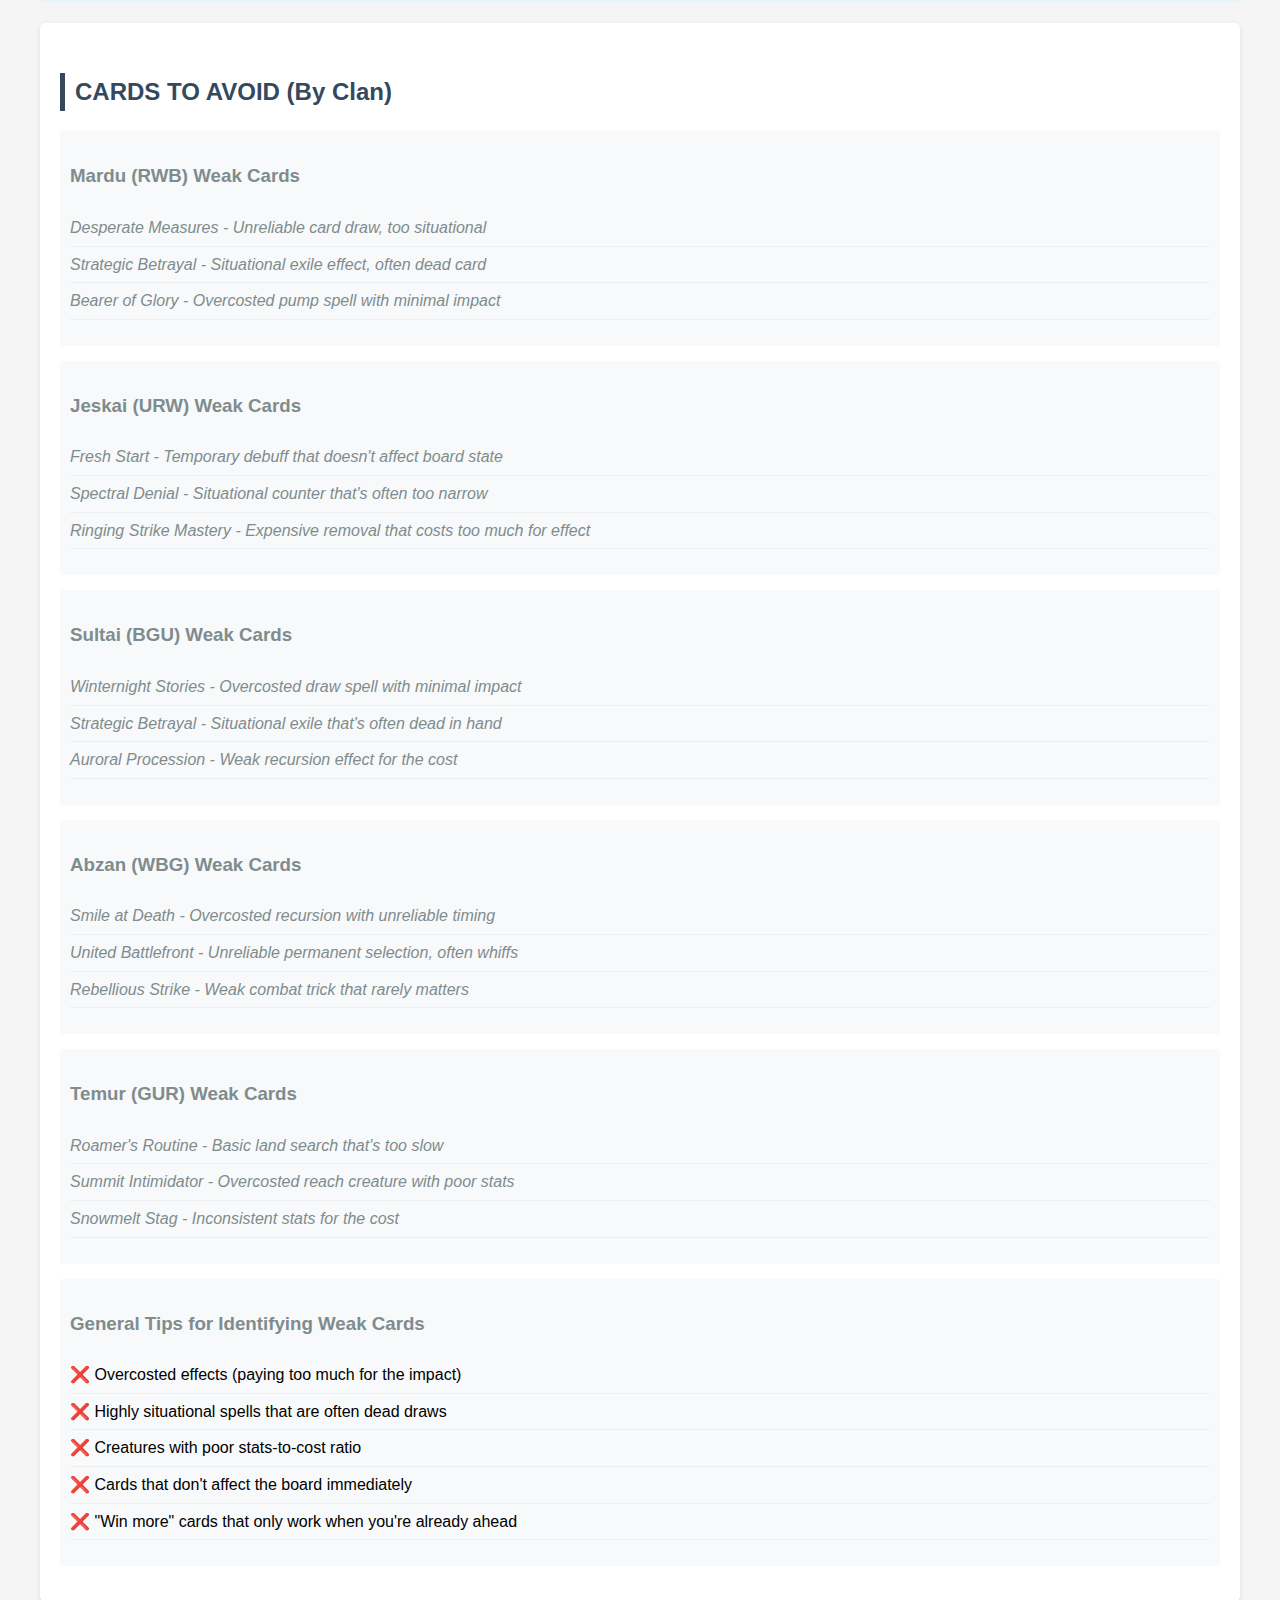
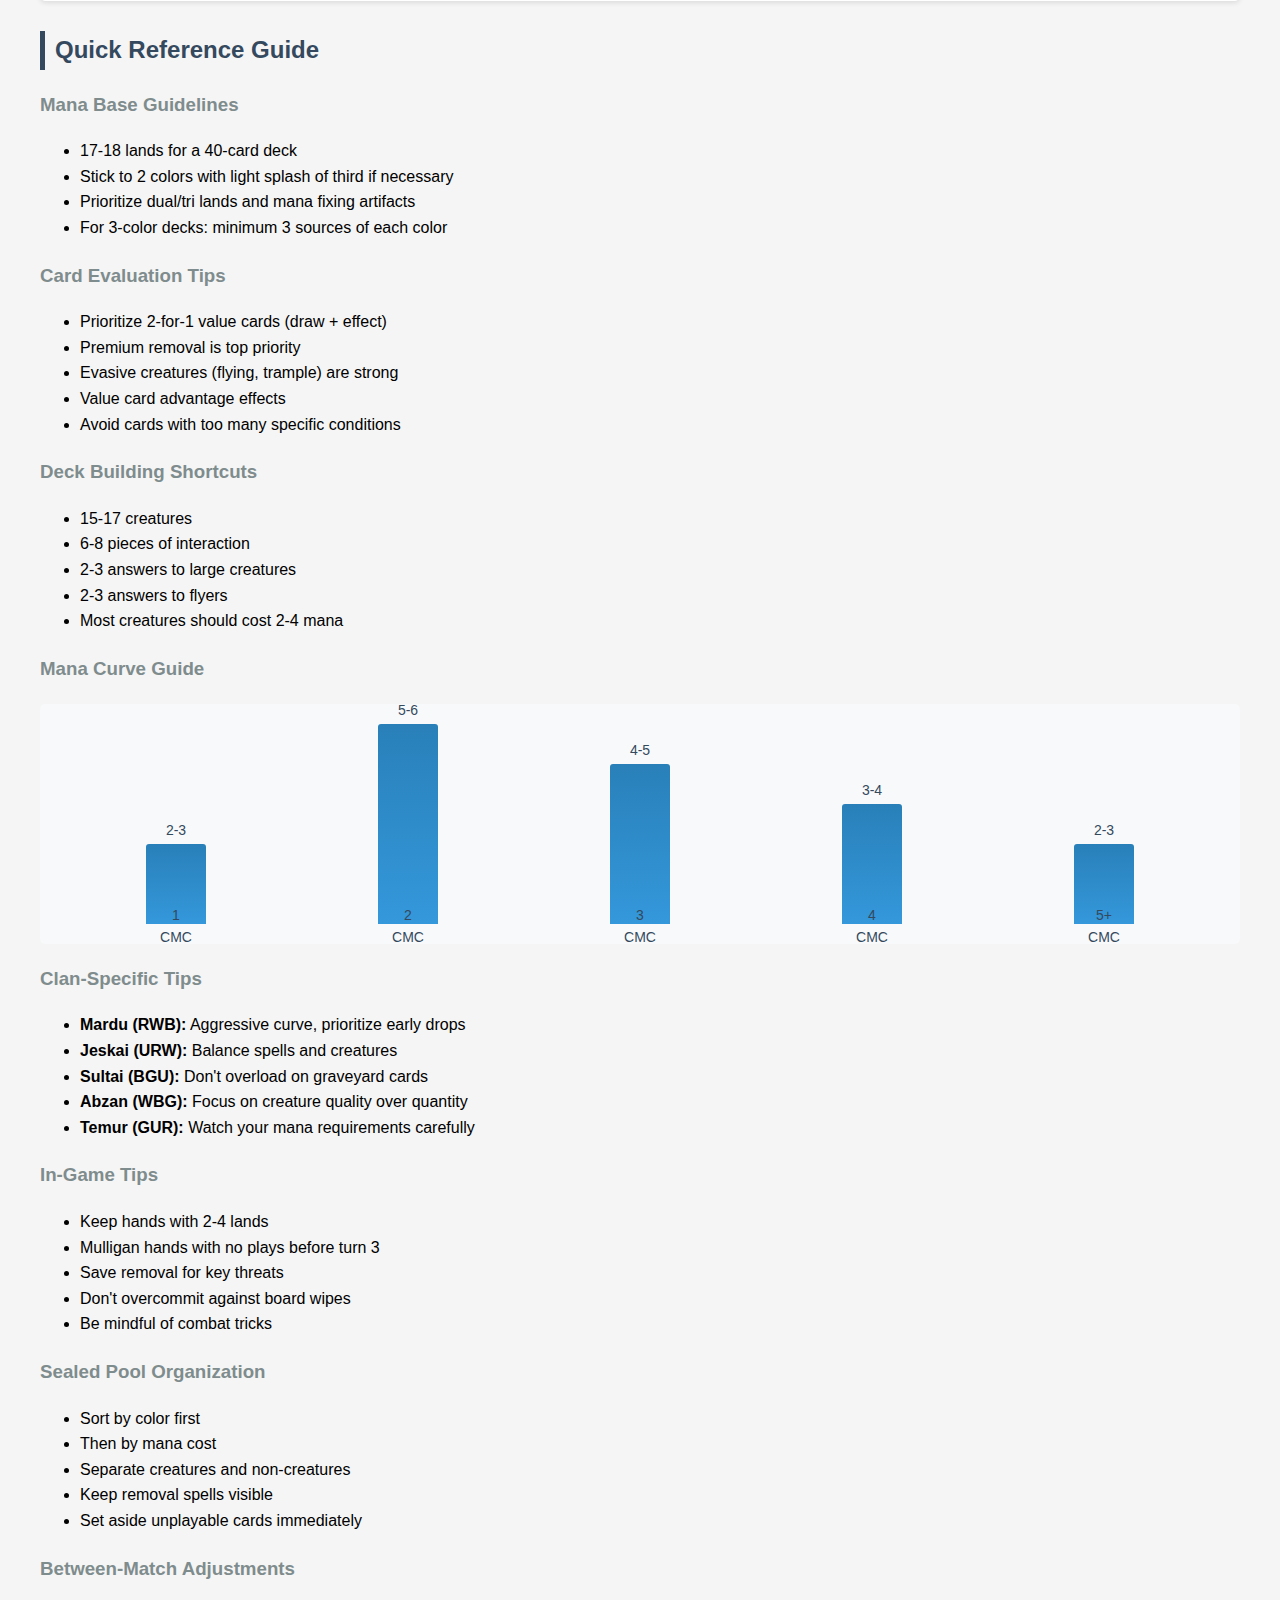
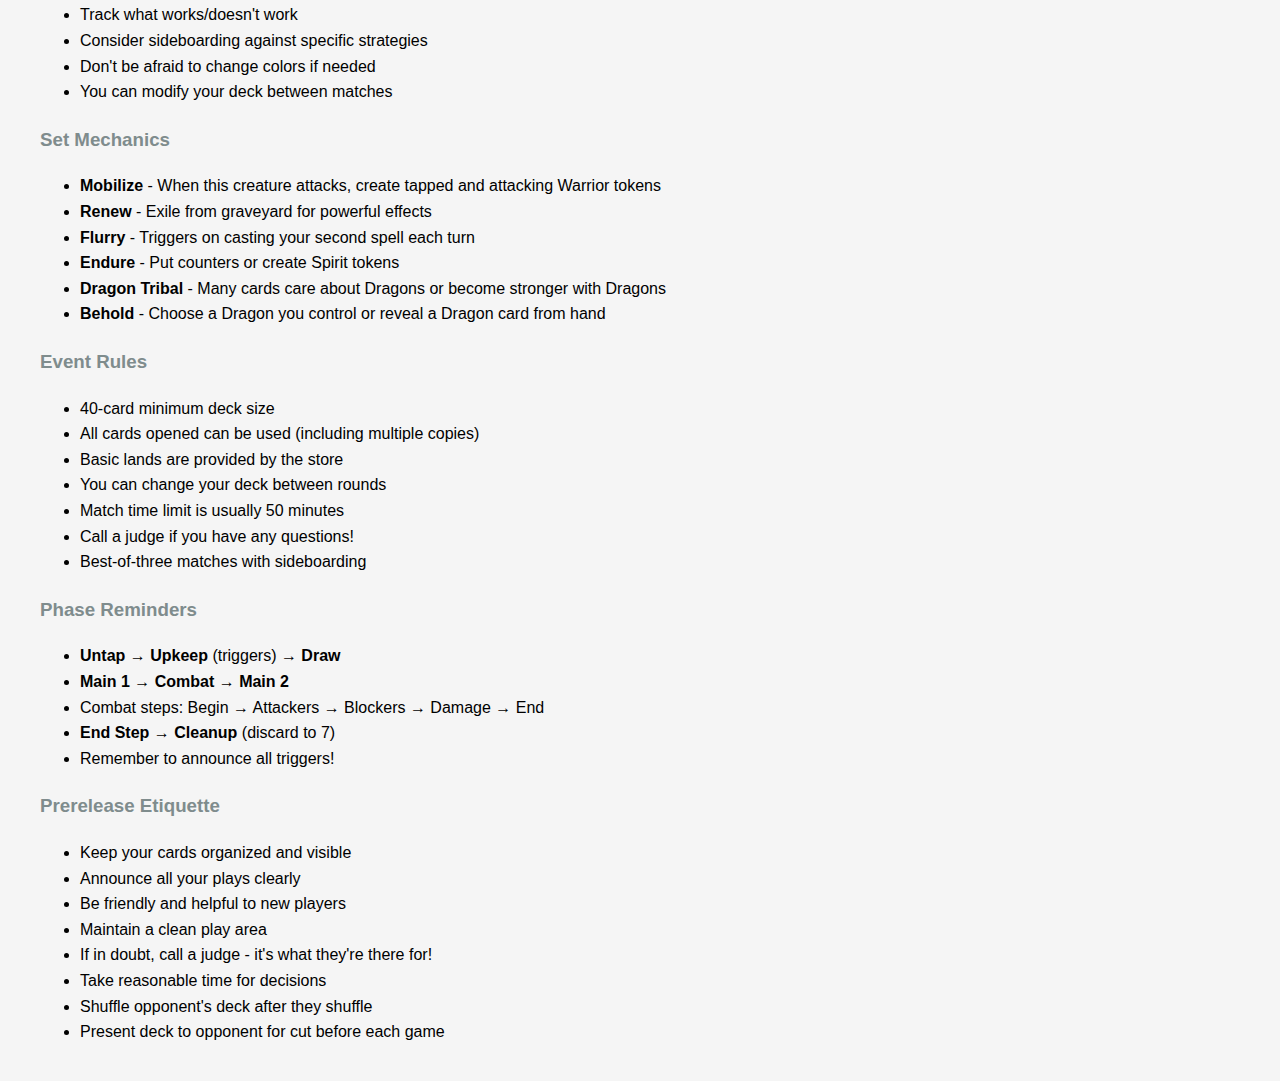
<file: magic/index.html>
<!DOCTYPE html>
<html lang="en">
<head>
    <meta charset="UTF-8">
    <meta name="viewport" content="width=device-width, initial-scale=1.0">
    <title>Tarkir Dragonstorm Draft Guide</title>
    <style>
        /* Base styles */
        body {
            font-family: Arial, sans-serif;
            line-height: 1.6;
            max-width: 1200px;
            margin: 0 auto;
            padding: 20px;
            background-color: #f5f5f5;
        }

        /* Headers */
        h1 {
            color: #2c3e50;
            text-align: center;
            border-bottom: 3px solid #2c3e50;
            padding-bottom: 10px;
        }

        h2 {
            color: #34495e;
            border-left: 5px solid #34495e;
            padding-left: 10px;
            margin-top: 30px;
        }

        h3 {
            color: #7f8c8d;
            margin-top: 20px;
        }

        /* Clan sections */
        .clan-section {
            background-color: white;
            padding: 20px;
            margin: 20px 0;
            border-radius: 5px;
            box-shadow: 0 2px 5px rgba(0,0,0,0.1);
        }

        /* Color indicators */
        .mardu { border-top: 4px solid #ff4444; }
        .jeskai { border-top: 4px solid #4444ff; }
        .sultai { border-top: 4px solid #44ff44; }
        .abzan { border-top: 4px solid #ffff44; }
        .temur { border-top: 4px solid #ff4444; }

        /* Card categories */
        .card-category {
            margin: 15px 0;
            padding: 10px;
            background-color: #f8f9fa;
            border-radius: 3px;
        }

        /* Card lists */
        .card-list {
            list-style-type: none;
            padding-left: 0;
        }

        .card-list li {
            padding: 5px 0;
            border-bottom: 1px solid #eee;
        }

        /* Deck composition section */
        .deck-composition {
            background-color: #e8f4f8;
            padding: 20px;
            margin: 20px 0;
            border-radius: 5px;
        }

        /* Utility classes */
        .bomb-card {
            color: #c0392b;
            font-weight: bold;
        }

        .star {
            color: #f1c40f;
        }

        .removal-card {
            color: #2980b9;
        }

        .evasion-card {
            color: #27ae60;
        }

        .advantage-card {
            color: #8e44ad;
        }

        .dud-card {
            color: #7f8c8d;
            font-style: italic;
        }

        /* Mana curve chart styles */
        .mana-curve-chart {
            display: flex;
            align-items: flex-end;
            justify-content: space-around;
            height: 200px;
            padding: 20px;
            margin: 20px 0;
            background: #f8f9fa;
            border-radius: 5px;
        }

        .curve-bar {
            width: 60px;
            background: linear-gradient(to top, #3498db, #2980b9);
            border-radius: 3px 3px 0 0;
            position: relative;
            transition: all 0.3s ease;
        }

        .curve-bar:hover {
            background: linear-gradient(to top, #2980b9, #2471a3);
        }

        .curve-bar-label {
            position: absolute;
            bottom: -25px;
            left: 50%;
            transform: translateX(-50%);
            text-align: center;
            font-size: 14px;
            color: #34495e;
        }

        .curve-bar-value {
            position: absolute;
            top: -25px;
            left: 50%;
            transform: translateX(-50%);
            text-align: center;
            font-size: 14px;
            color: #34495e;
        }

        @media (max-width: 768px) {
            .curve-bar {
                width: 40px;
            }
            .curve-bar-label, .curve-bar-value {
                font-size: 12px;
            }
        }

        /* Navigation */
        .nav {
            position: sticky;
            top: 0;
            background: white;
            padding: 10px;
            margin-bottom: 20px;
            box-shadow: 0 2px 5px rgba(0,0,0,0.1);
            z-index: 100;
        }

        .nav a {
            margin-right: 15px;
            color: #2c3e50;
            text-decoration: none;
            padding: 5px 10px;
            border-radius: 3px;
        }

        .nav a:hover {
            background-color: #f5f5f5;
        }

        /* Print styles */
        @media print {
            body {
                padding: 0;
                background: white;
            }
            
            .clan-section {
                break-inside: avoid;
            }

            .nav {
                display: none;
            }
        }

        /* Responsive design */
        @media (max-width: 768px) {
            body {
                padding: 10px;
            }
            
            .clan-section {
                padding: 10px;
            }

            .nav {
                overflow-x: auto;
                white-space: nowrap;
            }
        }
    </style>
</head>
<body>
    <div class="nav">
        <a href="#mardu">Mardu</a>
        <a href="#jeskai">Jeskai</a>
        <a href="#sultai">Sultai</a>
        <a href="#abzan">Abzan</a>
        <a href="#temur">Temur</a>
        <a href="#universal">Universal</a>
        <a href="#composition">Deck Guide</a>
        <a href="#avoid">Cards to Avoid</a>
        <a href="#quick-reference">Quick Reference</a>
    </div>

    <h1>TARKIR DRAGONSTORM DRAFT GUIDE</h1>

    <!-- Mardu Section -->
    <div id="mardu" class="clan-section mardu">
        <h2>MARDU (RWB)</h2>
        
        <div class="card-category">
            <h3>BOMBS</h3>
            <ul class="card-list">
                <li class="bomb-card"><span class="star">⭐</span> Elspeth, Storm Slayer (5 mana, doubles tokens, removal)</li>
                <li class="bomb-card"><span class="star">⭐</span> Neriv, Heart of the Storm (4 mana, doubles damage)</li>
                <li class="bomb-card"><span class="star">⭐</span> Sonic Shrieker (5 mana 4/4 flying, burn + discard)</li>
                <li class="bomb-card">Zurgo, Thunder's Decree (3 mana, token protection)</li>
                <li class="bomb-card">All-Out Assault (5 mana, extra combat + pump)</li>
            </ul>
        </div>

        <div class="card-category">
            <h3>REMOVAL</h3>
            <ul class="card-list">
                <li class="removal-card">Static Snare (cost reduction exile)</li>
                <li class="removal-card">Inevitable Defeat (uncounterable exile)</li>
                <li class="removal-card">Duty Beyond Death (indestructible + counters)</li>
                <li class="removal-card">Coordinated Maneuver (creature-count-based removal)</li>
            </ul>
        </div>

        <div class="card-category">
            <h3>EVASION</h3>
            <ul class="card-list">
                <li class="evasion-card">Dragonback Lancer (4 mana 3/3 flying + tokens)</li>
                <li class="evasion-card">Sonic Shrieker (flying + burn)</li>
                <li class="evasion-card">Voice of Victory (token generation + control)</li>
                <li class="evasion-card">Bone-Cairn Butcher (4 mana 4/4 token generator)</li>
            </ul>
        </div>

        <div class="card-category">
            <h3>AGGRO/ADVANTAGE</h3>
            <ul class="card-list">
                <li class="advantage-card">Mardu Devotee (2 mana fixing + scry)</li>
                <li class="advantage-card">Reigning Victor (combat tricks + tokens)</li>
                <li class="advantage-card">Shock Brigade (menace + tokens)</li>
                <li class="advantage-card">Marshal of the Lost (pump based on attackers)</li>
            </ul>
        </div>

        <div class="card-category">
            <h3>DUDS (Cards to Avoid)</h3>
            <ul class="card-list">
                <li class="dud-card">Desperate Measures (unreliable card draw)</li>
                <li class="dud-card">Strategic Betrayal (situational exile)</li>
                <li class="dud-card">Bearer of Glory (overcosted pump)</li>
            </ul>
        </div>
    </div>

    <!-- Jeskai Section -->
    <div id="jeskai" class="clan-section jeskai">
        <h2>JESKAI (URW)</h2>
        
        <div class="card-category">
            <h3>BOMBS</h3>
            <ul class="card-list">
                <li class="bomb-card"><span class="star">⭐</span> Shiko, Paragon of the Way (spell copying + flying)</li>
                <li class="bomb-card"><span class="star">⭐</span> Monastery Messenger (recursion + flying)</li>
                <li class="bomb-card">Narset, Jeskai Waymaster (card advantage)</li>
                <li class="bomb-card">Effortless Master (4 mana 4/3 with upside)</li>
            </ul>
        </div>

        <div class="card-category">
            <h3>REMOVAL</h3>
            <ul class="card-list">
                <li class="removal-card">Riverwheel Sweep (tempo + stun)</li>
                <li class="removal-card">Static Snare (flexible exile)</li>
                <li class="removal-card">Rally the Monastery (modal removal)</li>
                <li class="removal-card">Narset's Rebuke (burn + exile)</li>
            </ul>
        </div>

        <div class="card-category">
            <h3>EVASION</h3>
            <ul class="card-list">
                <li class="evasion-card">Monastery Messenger (flying + recursion)</li>
                <li class="evasion-card">Flamehold Grappler (first strike + spell copy)</li>
                <li class="evasion-card">Aegis Sculptor (flying + ward)</li>
                <li class="evasion-card">Tempest Hawk (flying + self-replacement)</li>
            </ul>
        </div>

        <div class="card-category">
            <h3>AGGRO/ADVANTAGE</h3>
            <ul class="card-list">
                <li class="advantage-card">Jeskai Devotee (mana fixing + combat)</li>
                <li class="advantage-card">Taigam, Master Opportunist (spell copying)</li>
                <li class="advantage-card">Cori Mountain Stalwart (life drain)</li>
                <li class="advantage-card">Equilibrium Adept (card advantage + double strike)</li>
            </ul>
        </div>

        <div class="card-category">
            <h3>DUDS</h3>
            <ul class="card-list">
                <li class="dud-card">Fresh Start (temporary debuff)</li>
                <li class="dud-card">Spectral Denial (situational counter)</li>
                <li class="dud-card">Ringing Strike Mastery (expensive removal)</li>
            </ul>
        </div>
    </div>

    <!-- Sultai Section -->
    <div id="sultai" class="clan-section sultai">
        <h2>SULTAI (BGU)</h2>
        
        <div class="card-category">
            <h3>BOMBS</h3>
            <ul class="card-list">
                <li class="bomb-card"><span class="star">⭐</span> Kotis, the Fangkeeper (free spells)</li>
                <li class="bomb-card"><span class="star">⭐</span> Teval, Arbiter of Virtue (delve enabler)</li>
                <li class="bomb-card">Death Begets Life (mass removal + draw)</li>
                <li class="bomb-card">Fangkeeper's Familiar (modal control)</li>
            </ul>
        </div>

        <div class="card-category">
            <h3>REMOVAL</h3>
            <ul class="card-list">
                <li class="removal-card">Awaken the Honored Dead (flexible removal)</li>
                <li class="removal-card">Lie in Wait (graveyard-based removal)</li>
                <li class="removal-card">Host of the Hereafter (sacrifice outlet)</li>
                <li class="removal-card">Cruel Truths (card selection + damage)</li>
            </ul>
        </div>

        <div class="card-category">
            <h3>EVASION</h3>
            <ul class="card-list">
                <li class="evasion-card">Qarsi Revenant (flying + deathtouch + lifelink)</li>
                <li class="evasion-card">Kishla Skimmer (flying + draw)</li>
                <li class="evasion-card">Naga Fleshcrafter (copy effects)</li>
                <li class="evasion-card">Marang River Regent (6/7 flying)</li>
            </ul>
        </div>

        <div class="card-category">
            <h3>AGGRO/ADVANTAGE</h3>
            <ul class="card-list">
                <li class="advantage-card">Sultai Devotee (mana fixing + deathtouch)</li>
                <li class="advantage-card">Rakshasa's Bargain (card selection)</li>
                <li class="advantage-card">Gurmag Nightwatch (graveyard setup)</li>
                <li class="advantage-card">Essence Anchor (token generation)</li>
            </ul>
        </div>

        <div class="card-category">
            <h3>DUDS</h3>
            <ul class="card-list">
                <li class="dud-card">Winternight Stories (overcosted draw)</li>
                <li class="dud-card">Strategic Betrayal (situational exile)</li>
                <li class="dud-card">Auroral Procession (weak recursion)</li>
            </ul>
        </div>
    </div>

    <!-- Abzan Section -->
    <div id="abzan" class="clan-section abzan">
        <h2>ABZAN (WBG)</h2>
        
        <div class="card-category">
            <h3>BOMBS</h3>
            <ul class="card-list">
                <li class="bomb-card"><span class="star">⭐</span> Betor, Kin to All (toughness payoff)</li>
                <li class="bomb-card"><span class="star">⭐</span> Anafenza, Unyielding Lineage (spirit generation)</li>
                <li class="bomb-card">Severance Priest (hand disruption)</li>
                <li class="bomb-card">Perennation (recursion with protection)</li>
            </ul>
        </div>

        <div class="card-category">
            <h3>REMOVAL</h3>
            <ul class="card-list">
                <li class="removal-card">Barrensteppe Siege (sacrifice effect)</li>
                <li class="removal-card">Coordinated Maneuver (flexible removal)</li>
                <li class="removal-card">Heritage Reclamation (modal removal)</li>
                <li class="removal-card">Duty Beyond Death (protection + counters)</li>
            </ul>
        </div>

        <div class="card-category">
            <h3>EVASION</h3>
            <ul class="card-list">
                <li class="evasion-card">Skirmish Rhino (trample + life drain)</li>
                <li class="evasion-card">Dusyut Earthcarver (reach + endure)</li>
                <li class="evasion-card">Fortress Kin-Guard (spirit generation)</li>
                <li class="evasion-card">Stalwart Successor (menace + counter synergy)</li>
            </ul>
        </div>

        <div class="card-category">
            <h3>AGGRO/ADVANTAGE</h3>
            <ul class="card-list">
                <li class="advantage-card">Abzan Devotee (mana fixing + recursion)</li>
                <li class="advantage-card">Yathan Roadwatcher (graveyard value)</li>
                <li class="advantage-card">Host of the Hereafter (counter transfer)</li>
                <li class="advantage-card">Krumar Initiate (flexible token generation)</li>
            </ul>
        </div>

        <div class="card-category">
            <h3>DUDS</h3>
            <ul class="card-list">
                <li class="dud-card">Smile at Death (overcosted recursion)</li>
                <li class="dud-card">United Battlefront (unreliable permanent selection)</li>
                <li class="dud-card">Rebellious Strike (weak combat trick)</li>
            </ul>
        </div>
    </div>

    <!-- Temur Section -->
    <div id="temur" class="clan-section temur">
        <h2>TEMUR (GUR)</h2>
        
        <div class="card-category">
            <h3>BOMBS</h3>
            <ul class="card-list">
                <li class="bomb-card"><span class="star">⭐</span> Ureni, the Song Unending (10/10 flying protection)</li>
                <li class="bomb-card"><span class="star">⭐</span> Eshki Dragonclaw (card draw + counters)</li>
                <li class="bomb-card">Dragonback Assault (board clear + tokens)</li>
                <li class="bomb-card">Temur Battlecrier (cost reduction)</li>
            </ul>
        </div>

        <div class="card-category">
            <h3>REMOVAL</h3>
            <ul class="card-list">
                <li class="removal-card">Magmatic Hellkite (land destruction)</li>
                <li class="removal-card">Channeled Dragonfire (efficient burn)</li>
                <li class="removal-card">Sarkhan's Resolve (modal removal)</li>
                <li class="removal-card">Seize Opportunity (flexible removal)</li>
            </ul>
        </div>

        <div class="card-category">
            <h3>EVASION</h3>
            <ul class="card-list">
                <li class="evasion-card">Stormscale Scion (flying + dragon tribal)</li>
                <li class="evasion-card">Whirlwing Stormbrood (flash + flying)</li>
                <li class="evasion-card">Runescale Stormbrood (flying utility)</li>
                <li class="evasion-card">Bloomvine Regent (flexible flying)</li>
            </ul>
        </div>

        <div class="card-category">
            <h3>AGGRO/ADVANTAGE</h3>
            <ul class="card-list">
                <li class="advantage-card">Temur Devotee (mana fixing)</li>
                <li class="advantage-card">Surrak, Elusive Hunter (card draw)</li>
                <li class="advantage-card">Attuned Hunter (graveyard synergy)</li>
                <li class="advantage-card">Undergrowth Leopard (artifact removal)</li>
            </ul>
        </div>

        <div class="card-category">
            <h3>DUDS</h3>
            <ul class="card-list">
                <li class="dud-card">Roamer's Routine (basic land search)</li>
                <li class="dud-card">Summit Intimidator (overcosted reach)</li>
                <li class="dud-card">Snowmelt Stag (inconsistent stats)</li>
            </ul>
        </div>
    </div>

    <!-- Universal Picks Section -->
    <div id="universal" class="clan-section">
        <h2>UNIVERSAL PICKS (Colorless/Fixing)</h2>
        
        <div class="card-category">
            <h3>BOMBS</h3>
            <ul class="card-list">
                <li class="bomb-card"><span class="star">⭐</span> Ugin, Eye of the Storms (exile + ramp)</li>
                <li class="bomb-card">Mox Jasper (dragon-enabled fixing)</li>
                <li class="bomb-card">Dragonstorm Globe (dragon support)</li>
                <li class="bomb-card">Maelstrom of the Spirit Dragon (dragon tutor)</li>
            </ul>
        </div>

        <div class="card-category">
            <h3>UTILITY</h3>
            <ul class="card-list">
                <li class="advantage-card">Boulderborn Dragon (flying + surveil)</li>
                <li class="advantage-card">Embermouth Sentinel (land search)</li>
                <li class="advantage-card">Jade-Cast Sentinel (graveyard hate)</li>
                <li class="advantage-card">Watcher of the Wayside (mill + life)</li>
            </ul>
        </div>

        <div class="card-category">
            <h3>MANA FIXING</h3>
            <ul class="card-list">
                <li class="advantage-card">Tri-lands (Mystic Monastery, Nomad Outpost, etc.)</li>
                <li class="advantage-card">Life-gain dual lands (Tranquil Cove, Bloodfell Caves, etc.)</li>
                <li class="advantage-card">Evolving Wilds (basic land search)</li>
                <li class="advantage-card">Monument cycle (clan-specific mana rocks)</li>
            </ul>
        </div>
    </div>

    <!-- Deck Composition Guide -->
    <div id="composition" class="deck-composition">
        <h2>DECK COMPOSITION GUIDE</h2>
        
        <div class="card-category">
            <h3>Creature Count (15-17)</h3>
            <ul class="card-list">
                <li>2-3 Bombs</li>
                <li>4-5 Evasive creatures</li>
                <li>4-5 Removal creatures</li>
                <li>5-6 Core creatures</li>
            </ul>
        </div>

        <div class="card-category">
            <h3>Non-Creature Spells (6-8)</h3>
            <ul class="card-list">
                <li>3-4 Removal spells</li>
                <li>2-3 Combat tricks</li>
                <li>1-2 Card advantage spells</li>
            </ul>
        </div>

        <div class="card-category">
            <h3>Lands (17-18)</h3>
            <ul class="card-list">
                <li>1-2 Tri-lands</li>
                <li>2-3 Dual lands</li>
                <li>13-14 Basic lands</li>
            </ul>
        </div>

        <div class="card-category">
            <h3>Mana Curve</h3>
            <div class="mana-curve-chart">
                <div class="curve-bar" style="height: 40%;">
                    <div class="curve-bar-label">1 CMC</div>
                    <div class="curve-bar-value">2-3</div>
                </div>
                <div class="curve-bar" style="height: 100%;">
                    <div class="curve-bar-label">2 CMC</div>
                    <div class="curve-bar-value">5-6</div>
                </div>
                <div class="curve-bar" style="height: 80%;">
                    <div class="curve-bar-label">3 CMC</div>
                    <div class="curve-bar-value">4-5</div>
                </div>
                <div class="curve-bar" style="height: 60%;">
                    <div class="curve-bar-label">4 CMC</div>
                    <div class="curve-bar-value">3-4</div>
                </div>
                <div class="curve-bar" style="height: 40%;">
                    <div class="curve-bar-label">5+ CMC</div>
                    <div class="curve-bar-value">2-3</div>
                </div>
            </div>
        </div>
    </div>

    <!-- Cards to Avoid Section -->
    <div id="avoid" class="clan-section">
        <h2>CARDS TO AVOID (By Clan)</h2>
        
        <div class="card-category">
            <h3>Mardu (RWB) Weak Cards</h3>
            <ul class="card-list">
                <li class="dud-card">Desperate Measures - Unreliable card draw, too situational</li>
                <li class="dud-card">Strategic Betrayal - Situational exile effect, often dead card</li>
                <li class="dud-card">Bearer of Glory - Overcosted pump spell with minimal impact</li>
            </ul>
        </div>

        <div class="card-category">
            <h3>Jeskai (URW) Weak Cards</h3>
            <ul class="card-list">
                <li class="dud-card">Fresh Start - Temporary debuff that doesn't affect board state</li>
                <li class="dud-card">Spectral Denial - Situational counter that's often too narrow</li>
                <li class="dud-card">Ringing Strike Mastery - Expensive removal that costs too much for effect</li>
            </ul>
        </div>

        <div class="card-category">
            <h3>Sultai (BGU) Weak Cards</h3>
            <ul class="card-list">
                <li class="dud-card">Winternight Stories - Overcosted draw spell with minimal impact</li>
                <li class="dud-card">Strategic Betrayal - Situational exile that's often dead in hand</li>
                <li class="dud-card">Auroral Procession - Weak recursion effect for the cost</li>
            </ul>
        </div>

        <div class="card-category">
            <h3>Abzan (WBG) Weak Cards</h3>
            <ul class="card-list">
                <li class="dud-card">Smile at Death - Overcosted recursion with unreliable timing</li>
                <li class="dud-card">United Battlefront - Unreliable permanent selection, often whiffs</li>
                <li class="dud-card">Rebellious Strike - Weak combat trick that rarely matters</li>
            </ul>
        </div>

        <div class="card-category">
            <h3>Temur (GUR) Weak Cards</h3>
            <ul class="card-list">
                <li class="dud-card">Roamer's Routine - Basic land search that's too slow</li>
                <li class="dud-card">Summit Intimidator - Overcosted reach creature with poor stats</li>
                <li class="dud-card">Snowmelt Stag - Inconsistent stats for the cost</li>
            </ul>
        </div>

        <div class="card-category">
            <h3>General Tips for Identifying Weak Cards</h3>
            <ul class="card-list">
                <li>❌ Overcosted effects (paying too much for the impact)</li>
                <li>❌ Highly situational spells that are often dead draws</li>
                <li>❌ Creatures with poor stats-to-cost ratio</li>
                <li>❌ Cards that don't affect the board immediately</li>
                <li>❌ "Win more" cards that only work when you're already ahead</li>
            </ul>
        </div>
    </div>

    <!-- Quick Reference Section -->
    <section id="quick-reference" class="guide-section">
        <h2>Quick Reference Guide</h2>
        
        <div class="subsection">
            <h3>Mana Base Guidelines</h3>
            <ul>
                <li>17-18 lands for a 40-card deck</li>
                <li>Stick to 2 colors with light splash of third if necessary</li>
                <li>Prioritize dual/tri lands and mana fixing artifacts</li>
                <li>For 3-color decks: minimum 3 sources of each color</li>
            </ul>
        </div>

        <div class="subsection">
            <h3>Card Evaluation Tips</h3>
            <ul>
                <li>Prioritize 2-for-1 value cards (draw + effect)</li>
                <li>Premium removal is top priority</li>
                <li>Evasive creatures (flying, trample) are strong</li>
                <li>Value card advantage effects</li>
                <li>Avoid cards with too many specific conditions</li>
            </ul>
        </div>

        <div class="subsection">
            <h3>Deck Building Shortcuts</h3>
            <ul>
                <li>15-17 creatures</li>
                <li>6-8 pieces of interaction</li>
                <li>2-3 answers to large creatures</li>
                <li>2-3 answers to flyers</li>
                <li>Most creatures should cost 2-4 mana</li>
            </ul>
        </div>

        <div class="subsection">
            <h3>Mana Curve Guide</h3>
            <div class="mana-curve-chart">
                <div class="curve-bar" style="height: 40%;">
                    <div class="curve-bar-label">1 CMC</div>
                    <div class="curve-bar-value">2-3</div>
                </div>
                <div class="curve-bar" style="height: 100%;">
                    <div class="curve-bar-label">2 CMC</div>
                    <div class="curve-bar-value">5-6</div>
                </div>
                <div class="curve-bar" style="height: 80%;">
                    <div class="curve-bar-label">3 CMC</div>
                    <div class="curve-bar-value">4-5</div>
                </div>
                <div class="curve-bar" style="height: 60%;">
                    <div class="curve-bar-label">4 CMC</div>
                    <div class="curve-bar-value">3-4</div>
                </div>
                <div class="curve-bar" style="height: 40%;">
                    <div class="curve-bar-label">5+ CMC</div>
                    <div class="curve-bar-value">2-3</div>
                </div>
            </div>
        </div>

        <div class="subsection">
            <h3>Clan-Specific Tips</h3>
            <ul>
                <li><strong>Mardu (RWB):</strong> Aggressive curve, prioritize early drops</li>
                <li><strong>Jeskai (URW):</strong> Balance spells and creatures</li>
                <li><strong>Sultai (BGU):</strong> Don't overload on graveyard cards</li>
                <li><strong>Abzan (WBG):</strong> Focus on creature quality over quantity</li>
                <li><strong>Temur (GUR):</strong> Watch your mana requirements carefully</li>
            </ul>
        </div>

        <div class="subsection">
            <h3>In-Game Tips</h3>
            <ul>
                <li>Keep hands with 2-4 lands</li>
                <li>Mulligan hands with no plays before turn 3</li>
                <li>Save removal for key threats</li>
                <li>Don't overcommit against board wipes</li>
                <li>Be mindful of combat tricks</li>
            </ul>
        </div>

        <div class="subsection">
            <h3>Sealed Pool Organization</h3>
            <ul>
                <li>Sort by color first</li>
                <li>Then by mana cost</li>
                <li>Separate creatures and non-creatures</li>
                <li>Keep removal spells visible</li>
                <li>Set aside unplayable cards immediately</li>
            </ul>
        </div>

        <div class="subsection">
            <h3>Between-Match Adjustments</h3>
            <ul>
                <li>Track what works/doesn't work</li>
                <li>Consider sideboarding against specific strategies</li>
                <li>Don't be afraid to change colors if needed</li>
                <li>You can modify your deck between matches</li>
            </ul>
        </div>

        <div class="subsection">
            <h3>Set Mechanics</h3>
            <ul>
                <li><strong>Mobilize</strong> - When this creature attacks, create tapped and attacking Warrior tokens</li>
                <li><strong>Renew</strong> - Exile from graveyard for powerful effects</li>
                <li><strong>Flurry</strong> - Triggers on casting your second spell each turn</li>
                <li><strong>Endure</strong> - Put counters or create Spirit tokens</li>
                <li><strong>Dragon Tribal</strong> - Many cards care about Dragons or become stronger with Dragons</li>
                <li><strong>Behold</strong> - Choose a Dragon you control or reveal a Dragon card from hand</li>
            </ul>
        </div>

        <div class="subsection">
            <h3>Event Rules</h3>
            <ul>
                <li>40-card minimum deck size</li>
                <li>All cards opened can be used (including multiple copies)</li>
                <li>Basic lands are provided by the store</li>
                <li>You can change your deck between rounds</li>
                <li>Match time limit is usually 50 minutes</li>
                <li>Call a judge if you have any questions!</li>
                <li>Best-of-three matches with sideboarding</li>
            </ul>
        </div>

        <div class="subsection">
            <h3>Phase Reminders</h3>
            <ul>
                <li><strong>Untap</strong> → <strong>Upkeep</strong> (triggers) → <strong>Draw</strong></li>
                <li><strong>Main 1</strong> → <strong>Combat</strong> → <strong>Main 2</strong></li>
                <li>Combat steps: Begin → Attackers → Blockers → Damage → End</li>
                <li><strong>End Step</strong> → <strong>Cleanup</strong> (discard to 7)</li>
                <li>Remember to announce all triggers!</li>
            </ul>
        </div>

        <div class="subsection">
            <h3>Prerelease Etiquette</h3>
            <ul>
                <li>Keep your cards organized and visible</li>
                <li>Announce all your plays clearly</li>
                <li>Be friendly and helpful to new players</li>
                <li>Maintain a clean play area</li>
                <li>If in doubt, call a judge - it's what they're there for!</li>
                <li>Take reasonable time for decisions</li>
                <li>Shuffle opponent's deck after they shuffle</li>
                <li>Present deck to opponent for cut before each game</li>
            </ul>
        </div>
    </section>
</body>
</html>
</file>
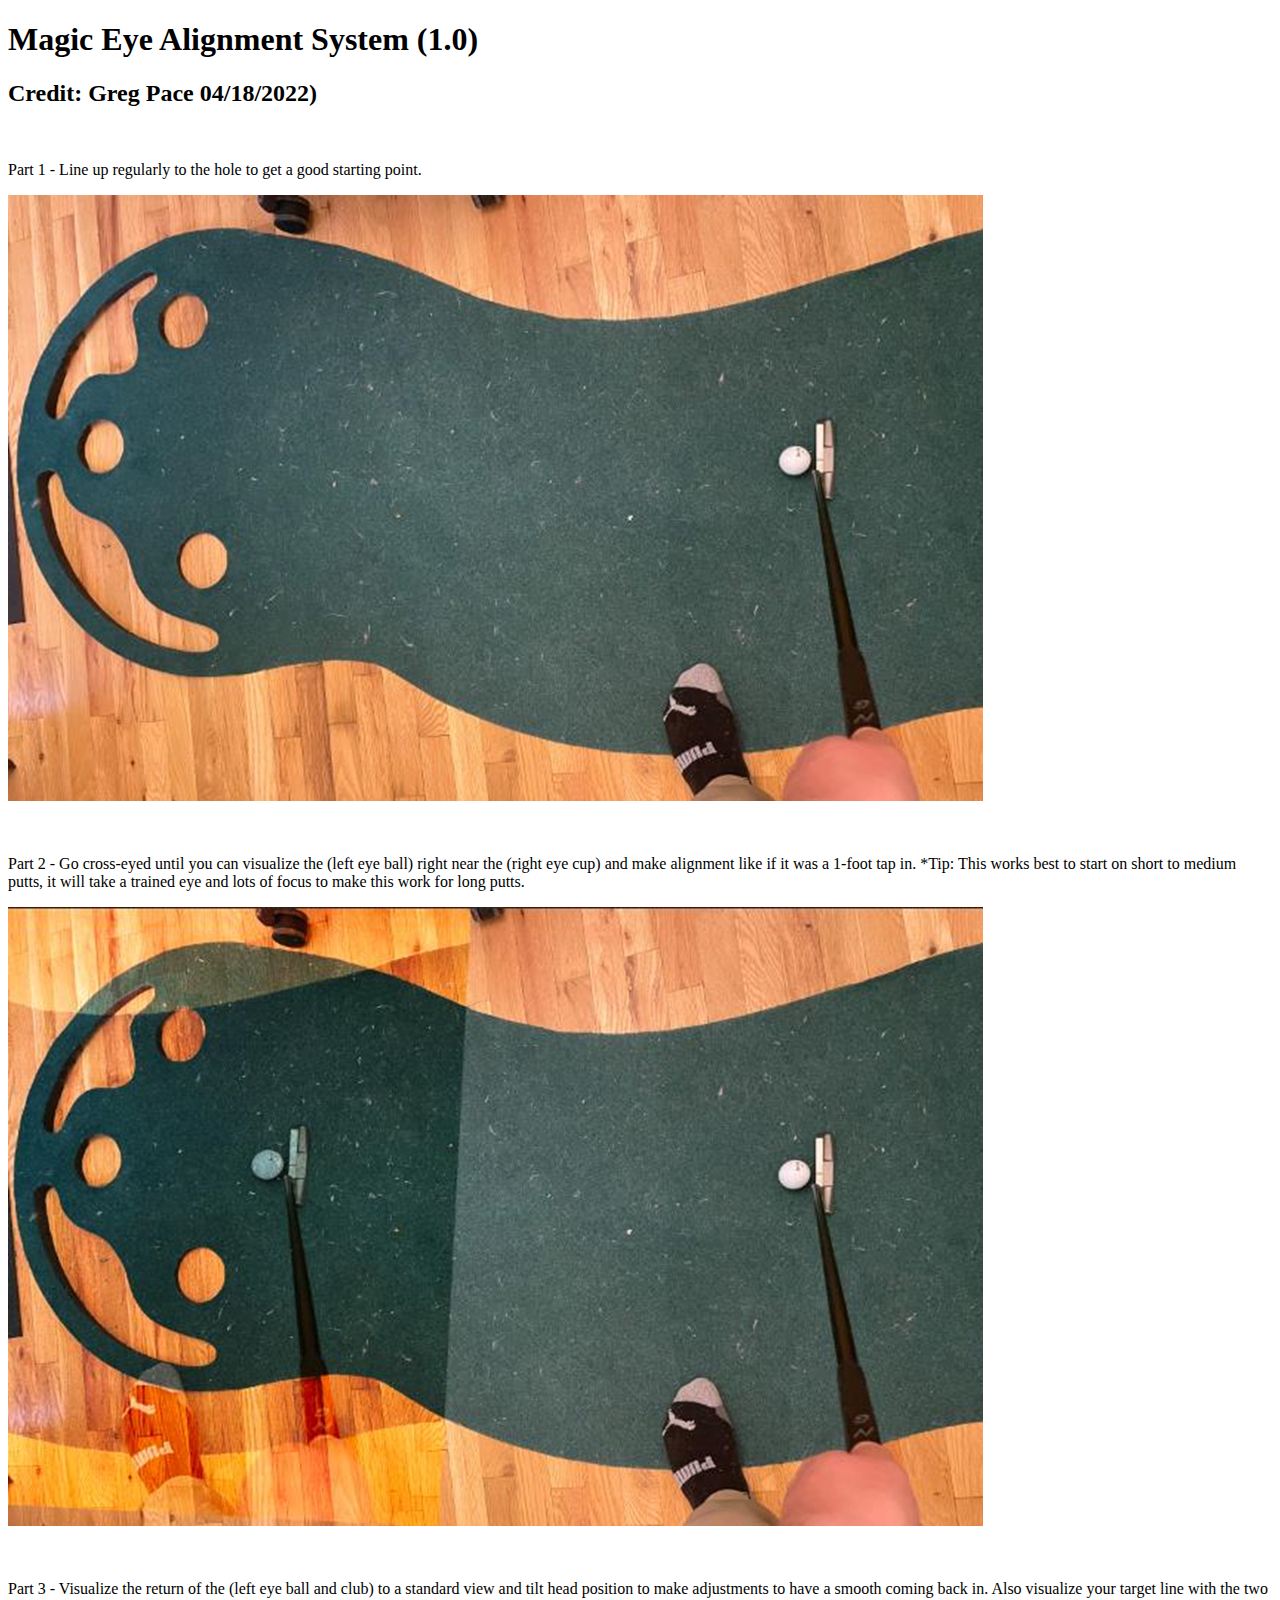
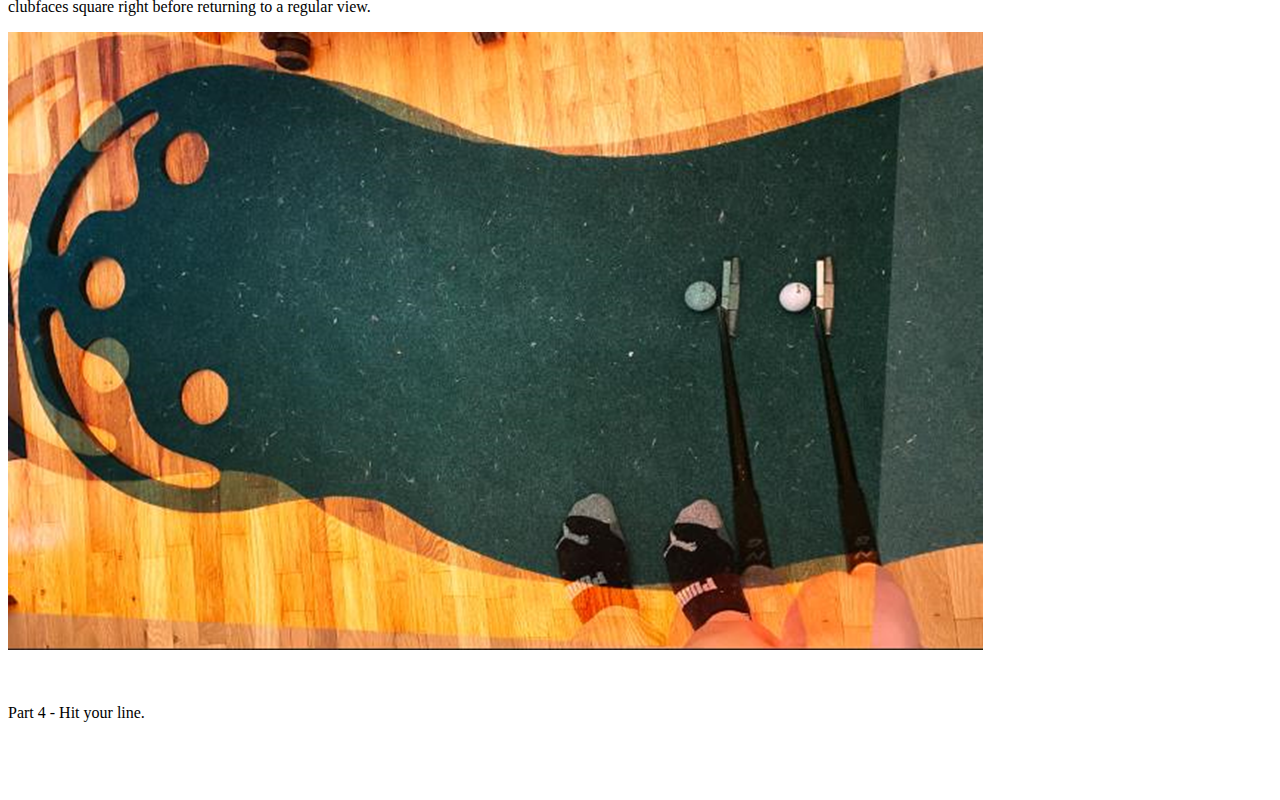
<file: putting.html>
<!DOCTYPE html>
<html>
	<head>
		<title>Magic Eye Alignment System</title>
		<meta charset="utf-8"/>
		<link rel="stylesheet" href="https://greg.tech/assets/css/main.css"/>
		<!--[if lte IE 8]><link rel="stylesheet" href="assets/css/ie8.css" /><![endif]-->
		<!--[if lte IE 9]><link rel="stylesheet" href="assets/css/ie9.css" /><![endif]-->
		<!-- Global site tag (gtag.js) - Google Analytics -->
		<script async src="https://www.googletagmanager.com/gtag/js?id=UA-139909201-1"></script>
		<script>
		  window.dataLayer = window.dataLayer || [];
		  function gtag(){dataLayer.push(arguments);}
		  gtag('js', new Date());
		  gtag('config', 'UA-139909201-1');
		</script>
	</head>
	<body class="loading">
		<div id="wrapper">
			<div id="main">
				<!-- Header -->
					<header id="header" style="text-align: left; top: 3em;">
						<h1>Magic Eye Alignment System (1.0)</h1>
						<h2><strong>Credit:</strong> Greg Pace 04/18/2022)</h2>

						<br>

						<p>Part 1 - Line up regularly to the hole to get a good starting point.</p>
						<p><img style="max-width: 100%;" src="/images/putting-1.png"></p>

						<br>

						<p>Part 2 - Go cross-eyed until you can visualize the (left eye ball) right near the (right eye cup) and make alignment like if it was a 1-foot tap in. *Tip: This works best to start on short to medium putts, it will take a trained eye and lots of focus to make this work for long putts.</p>
						<p><img style="max-width: 100%;" src="/images/putting-2.png"></p>

						<br>

						<p>Part 3 - Visualize the return of the (left eye ball and club) to a standard view and tilt head position to make adjustments to have a smooth coming back in. Also visualize your target line with the two clubfaces square right before returning to a regular view.</p>
						<p><img style="max-width: 100%;" src="/images/putting-3.png"></p>

						<br>

						<p>Part 4 - Hit your line.</p>

						<br>
						<br>
						<br>



					</header>

			</div>
			<div class="stars"></div>
			<div class="stars"></div>
			<div class="stars"></div>
			<div class="stars"></div>
			<div class="stars"></div>
		</div>
		<!--[if lte IE 8]><script src="assets/js/ie/respond.min.js"></script><![endif]-->
		<script src="https://ajax.googleapis.com/ajax/libs/jquery/1.7.1/jquery.min.js"></script>
		<script>
			window.onload = function() { document.body.className = ''; }
			window.ontouchmove = function() { return false; }
			window.onorientationchange = function() { document.body.scrollTop = 0; }
		</script>
	</body>
</html>
</file>
<file: styles.css>
:root {
    --primary-color: #2563eb;      /* Primary blue */
    --secondary-color: #1e40af;    /* Darker blue */
    --accent-color: #06b6d4;       /* Cyan accent */
    --accent-secondary: #10b981;   /* Green accent */
    --accent-tertiary: #8b5cf6;    /* Purple accent */
    --text-color: #1f2937;         /* Dark text */
    --light-text: #6b7280;         /* Light text */
    --background: #ffffff;         /* White background */
    --light-background: #f3f4f6;   /* Light gray background */
    --dark-background: #0f172a;    /* Dark blue background */
    --transition: all 0.3s ease;
    --transition-bounce: all 0.4s cubic-bezier(0.175, 0.885, 0.32, 1.275);
    --card-shadow: 0 10px 30px rgba(0, 0, 0, 0.1);
    --card-shadow-hover: 0 20px 40px rgba(0, 0, 0, 0.2);
}

* {
    margin: 0;
    padding: 0;
    box-sizing: border-box;
}

html {
    scroll-behavior: smooth;
}

body {
    font-family: 'Nunito Sans', sans-serif;
    line-height: 1.6;
    color: var(--text-color);
    background: var(--background);
    overflow-x: hidden;
    margin: 0;
    padding: 0;
    min-height: 100vh;
}

.page-wrapper {
    position: relative;
    min-height: 100vh;
    overflow: hidden;
    display: flex;
    flex-direction: column;
}

.container {
    max-width: 1200px;
    margin: 0 auto;
    padding: 0 2rem;
    position: relative;
    z-index: 1;
}

/* Header - Fresh Build */
.site-header {
    position: fixed;
    top: 0;
    left: 0;
    width: 100%;
    background: linear-gradient(90deg, var(--dark-background), #1a2234, var(--dark-background));
    background-size: 200% 200%;
    animation: gradient 15s ease infinite;
    backdrop-filter: blur(10px);
    -webkit-backdrop-filter: blur(10px);
    z-index: 1000;
    box-shadow: 0 5px 20px rgba(0, 0, 0, 0.3);
    border-bottom: 1px solid rgba(255, 255, 255, 0.07);
}

@keyframes gradient {
    0% { background-position: 0% 50%; }
    50% { background-position: 100% 50%; }
    100% { background-position: 0% 50%; }
}

.header-inner {
    max-width: 1200px;
    margin: 0 auto;
    padding: 1rem 2rem;
    display: flex;
    align-items: center;
    justify-content: space-between;
}

/* Logo Area */
.logo-area {
    display: flex;
    flex-direction: column;
}

.logo {
    margin: 0;
    font-size: 1.8rem;
    font-weight: 700;
    line-height: 1.2;
}

.logo a {
    color: white;
    text-decoration: none;
    transition: color 0.3s ease;
}

.logo a:hover {
    color: var(--accent-color);
}

.tagline {
    font-family: 'JetBrains Mono', monospace;
    font-size: 0.85rem;
    color: rgba(255, 255, 255, 0.8);
    margin-top: 0.2rem;
    letter-spacing: -0.03em;
    padding: 0.2rem 0.5rem;
    background: rgba(255, 255, 255, 0.05);
    border-radius: 3px;
    border-left: 2px solid var(--accent-color);
    white-space: nowrap;
}

/* Navigation */
.site-nav {
    display: flex;
    gap: 2rem;
}

.site-nav a,
.site-nav a:link,
.site-nav a:visited {
    color: rgba(255, 255, 255, 0.85);
    text-decoration: none;
    font-weight: 600;
    transition: color 0.3s ease;
    white-space: nowrap;
}

.site-nav a:hover,
.site-nav a:active {
    color: white;
}

/* LinkedIn Button */
.linkedin-button {
    display: flex;
    align-items: center;
    gap: 0.5rem;
    background: var(--accent-color);
    color: white !important; /* Ensure text is white */
    text-decoration: none;
    padding: 0.5rem 1rem;
    border-radius: 0.5rem;
    font-weight: 600;
    transition: all 0.3s ease;
    white-space: nowrap;
    box-shadow: 0 4px 12px rgba(6, 182, 212, 0.3);
}

.linkedin-button:hover {
    background: var(--primary-color);
    transform: translateY(-2px);
    box-shadow: 0 6px 16px rgba(6, 182, 212, 0.4);
}

.linkedin-button span {
    color: white; /* Ensure span text is white */
}

.linkedin-icon {
    width: 20px;
    height: 20px;
    fill: white; /* Set icon color to white */
}

/* About Me Section */
.about {
    padding: 8rem 0 4rem;
    margin-top: 1rem; /* Added to account for fixed header */
    background: linear-gradient(135deg, var(--light-background) 0%, #ffffff 100%);
    position: relative;
    overflow: hidden;
}

.about::before {
    content: '';
    position: absolute;
    top: 0;
    left: 0;
    right: 0;
    height: 1px;
    background: linear-gradient(90deg, transparent, var(--primary-color), transparent);
    opacity: 0.2;
}

.about-grid {
    display: grid;
    grid-template-columns: 1.5fr 1fr;
    gap: 2rem;
    margin-top: 2rem;
    background: white;
    border-radius: 1.5rem;
    box-shadow: 0 8px 32px rgba(0, 0, 0, 0.05);
    padding: 2rem;
    border: 1px solid rgba(0, 0, 0, 0.05);
    align-items: center;
}

.profile-container {
    text-align: right;
    padding: 0;
    border-radius: 1rem;
    align-self: center;
}

.profile-image {
    width: 100%;
    max-width: 350px;
    margin-bottom: 0;
    position: absolute;
    right: 100px;
    bottom: 0;
    object-fit: cover;
}

/* Remove hover effects for desktop */
@media (min-width: 769px) {
    .profile-image {
        transition: none;
    }
}

.about-content {
    padding: 1rem 0;
}

.about-content h1 {
    font-size: 2.8rem;
    margin-bottom: 1.5rem;
    background: linear-gradient(90deg, var(--primary-color), var(--accent-color), var(--accent-tertiary));
    -webkit-background-clip: text;
    background-clip: text;
    -webkit-text-fill-color: transparent;
}

.about-content .tagline {
    font-size: 1.25rem;
    color: var(--text-secondary);
    margin-bottom: 1.5rem;
}

.about-content .role {
    font-size: 1.5rem;
    color: var(--primary-color);
    margin-bottom: 1.5rem;
    font-weight: 600;
}

.about-content p {
    font-size: 1.1rem;
    line-height: 1.7;
    color: var(--text-color);
    margin-bottom: 1rem;
}

.about-content p:last-child {
    margin-bottom: 0;
}

@media (max-width: 968px) {
    .about {
        padding: 6rem 0 4rem;
    }

    .about-grid {
        grid-template-columns: 1fr;
        gap: 1.5rem;
        padding: 2rem;
        margin-top: 2.5rem; /* Reduced from 4.5rem to 2.5rem */
    }

    .about-content {
        padding: 0;
        text-align: left;
        order: 2; /* Move content below the image on mobile */
    }

    .about-content h1 {
        font-size: 2.4rem;
        display: inline-flex;
        align-items: center;
        gap: 1rem;
        margin: 0;
    }

    .about-content h1::before {
        content: '';
        display: block;
        width: 80px;
        height: 80px;
        background-image: url('assets/images/headshot.png');
        background-size: cover;
        background-position: center;
        border-radius: 50%;
    }

    .profile-container {
        display: none; /* Hide the main image container */
    }

    .about-content p {
        margin-top: 1.5rem;
    }

    /* Add transition back for mobile hover effect */
    .profile-image {
        transition: all 0.3s ease;
    }
}

/* Responsive Header Styles */
@media (max-width: 1100px) {
    .header-inner {
        padding: 1rem 1.5rem;
    }

    .site-nav {
        gap: 1.5rem;
    }
}

@media (max-width: 968px) {
    .header-inner {
        padding: 0.9rem 1.2rem;
    }

    .site-nav {
        gap: 1.2rem;
    }

    .site-nav a {
        font-size: 0.9rem;
    }

    .logo {
        font-size: 1.6rem;
    }

    .tagline {
        font-size: 0.8rem;
    }

    .linkedin-button {
        padding: 0.4rem 0.8rem;
        font-size: 0.9rem;
    }

    .linkedin-icon {
        width: 18px;
        height: 18px;
    }
}

@media (max-width: 768px) {
    .about {
        padding: 4.5rem 0 3rem;
    }

    .header-inner {
        padding: 0.8rem 1rem;
    }

    .site-nav {
        display: none;
    }

    .logo {
        font-size: 1.5rem;
    }

    .tagline {
        font-size: 0.75rem;
    }

    .about-grid {
        padding: 1.5rem;
        margin-top: 2.5rem; /* Reduced from 4rem to 2.5rem */
    }
}

@media (max-width: 768px) {
    .about-content h1 {
        font-size: 2rem;
    }

    .about-content h1::before {
        width: 60px;
        height: 60px;
    }

    .about-content p {
        font-size: 1rem;
        line-height: 1.6;
    }
}

@media (max-width: 480px) {
    /* Make LinkedIn button smaller */
    .linkedin-btn {
        padding: 0.3rem 0.7rem;
        font-size: 0.85rem;
    }

    .linkedin-icon {
        width: 16px;
        height: 16px;
    }

    .about {
        padding: 4rem 0 2.5rem;
    }

    .about-grid {
        padding: 1rem;
        margin-top: 4rem;
    }

    .about-content h1 {
        font-size: 1.8rem;
    }

    .about-content h1::before {
        width: 50px;
        height: 50px;
    }

    .tagline {
        font-size: 0.7rem;
    }

    .logo-section h1 {
        font-size: 1.4rem;
    }
}

/* Section Styling - Modern Tech Layout */
section {
    position: relative;
    padding: 8rem 0;
    overflow: hidden;
    transition: background 0.5s ease;
}

/* Clean section dividers - removed as we're using specific borders for each section */

/* Section title styling with gradient text effect */
section h2 {
    position: relative;
    font-size: 2.8rem;
    margin-bottom: 3.5rem;
    text-align: center;
    background: linear-gradient(90deg, var(--primary-color), var(--accent-color), var(--accent-tertiary));
    -webkit-background-clip: text;
    -webkit-text-fill-color: transparent;
    background-clip: text;
    font-weight: 700;
    z-index: 2;
    display: inline-block;
    margin-left: auto;
    margin-right: auto;
    transform: translateY(0);
    transition: transform 0.3s ease;
    letter-spacing: -0.02em;
}

section h2:hover {
    transform: translateY(-5px);
}

/* Animated underline for section titles */
section h2::after {
    content: '';
    position: absolute;
    bottom: -10px;
    left: 50%;
    transform: translateX(-50%);
    width: 100px;
    height: 4px;
    background: linear-gradient(90deg, var(--primary-color), var(--accent-color), var(--accent-tertiary));
    border-radius: 2px;
    transition: width 0.3s ease;
}

section h2:hover::after {
    width: 150px;
}

/* Services Section with Geometric Pattern */
.services {
    padding: 8rem 0;
    background-color: var(--dark-background);
    background-image:
        radial-gradient(rgba(255, 255, 255, 0.03) 1px, transparent 1px),
        radial-gradient(rgba(255, 255, 255, 0.02) 1px, transparent 1px);
    background-size: 20px 20px, 40px 40px;
    background-position: 0 0, 10px 10px;
    position: relative;
    z-index: 1;
    color: white;
    border-top: 1px solid rgba(255, 255, 255, 0.05);
}

.services .container {
    display: flex;
    flex-direction: column;
    align-items: center;
}

.services h2 {
    background: linear-gradient(90deg, var(--primary-color), var(--accent-color), var(--accent-tertiary));
    -webkit-background-clip: text;
    -webkit-text-fill-color: transparent;
    background-clip: text;
    text-shadow: none;
}

.services-grid {
    display: grid;
    grid-template-columns: repeat(auto-fit, minmax(300px, 1fr));
    gap: 2.5rem;
    width: 100%;
    max-width: 1200px;
}

.service-card {
    background: rgba(255, 255, 255, 0.03);
    padding: 2.5rem;
    border-radius: 1rem;
    box-shadow: 0 10px 30px rgba(0, 0, 0, 0.3);
    text-align: center;
    border: 1px solid rgba(255, 255, 255, 0.08);
    position: relative;
    overflow: hidden;
}

/* Only apply fancy effects on desktop */
@media (min-width: 769px) {
    .service-card {
        transition: var(--transition-bounce);
        backdrop-filter: blur(10px);
    }
}

/* Simplified for mobile */
@media (max-width: 768px) {
    .service-card {
        transition: none;
    }
}

.service-card::after {
    content: '';
    position: absolute;
    top: 0;
    left: 0;
    right: 0;
    height: 1px;
    background: linear-gradient(90deg, transparent, rgba(255, 255, 255, 0.2), transparent);
    opacity: 0;
    transition: opacity 0.5s ease;
}

.service-card::before {
    content: '';
    position: absolute;
    top: 0;
    left: 0;
    width: 100%;
    height: 100%;
    background: linear-gradient(135deg, rgba(255, 255, 255, 0.1) 0%, rgba(255, 255, 255, 0) 100%);
    z-index: -1;
}

.service-card:hover {
    transform: translateY(-10px) scale(1.02);
    box-shadow: 0 15px 40px rgba(0, 0, 0, 0.4), 0 0 20px rgba(6, 182, 212, 0.1);
    border-color: var(--accent-color);
    background: rgba(255, 255, 255, 0.05);
}

.service-card:hover::after {
    opacity: 1;
}

.service-icon {
    font-size: 3rem;
    margin-bottom: 1.5rem;
    display: inline-block;
    background: linear-gradient(135deg, var(--primary-color), var(--accent-color));
    padding: 1.2rem;
    border-radius: 1rem;
    transition: var(--transition-bounce);
    box-shadow: 0 5px 15px rgba(0, 0, 0, 0.2), 0 0 0 rgba(6, 182, 212, 0);
    color: white;
    position: relative;
    z-index: 1;
}

.service-icon::before {
    content: '';
    position: absolute;
    inset: 0;
    border-radius: 1rem;
    padding: 2px;
    background: linear-gradient(135deg, var(--accent-color), var(--accent-tertiary));
    -webkit-mask: linear-gradient(#fff 0 0) content-box, linear-gradient(#fff 0 0);
    mask: linear-gradient(#fff 0 0) content-box, linear-gradient(#fff 0 0);
    -webkit-mask-composite: xor;
    mask-composite: exclude;
    opacity: 0;
    transition: opacity 0.4s ease;
}

.service-card:hover .service-icon {
    transform: scale(1.1) rotate(5deg);
    box-shadow: 0 8px 25px rgba(0, 0, 0, 0.3), 0 0 15px rgba(6, 182, 212, 0.5);
}

.service-card:hover .service-icon::before {
    opacity: 1;
}

.service-card h3 {
    margin-bottom: 1.2rem;
    font-size: 1.6rem;
    position: relative;
    display: inline-block;
    background: linear-gradient(90deg, white, rgba(255, 255, 255, 0.9));
    -webkit-background-clip: text;
    background-clip: text;
    -webkit-text-fill-color: transparent;
}

.service-card h3::after {
    content: '';
    position: absolute;
    bottom: -8px;
    left: 0;
    width: 0;
    height: 2px;
    background: linear-gradient(90deg, var(--accent-color), var(--accent-tertiary));
    transition: width 0.3s ease;
}

.service-card:hover h3::after {
    width: 100%;
}

.service-card p {
    color: rgba(255, 255, 255, 0.8);
    line-height: 1.7;
    margin: 0;
    font-size: 1.05rem;
}

@media (max-width: 968px) {
    .services {
        padding: 3rem 0;
    }

    .services h2 {
        font-size: 2rem;
        margin-bottom: 2rem;
    }

    .services-grid {
        grid-template-columns: 1fr;
        gap: 1.5rem;
        padding: 0 1rem;
    }

    .service-card {
        padding: 1.5rem;
    }
}

/* Featured Project Section */
.featured-project {
    padding: 8rem 0;
    background: linear-gradient(135deg, #f8fafc 0%, var(--light-background) 100%);
    position: relative;
    overflow: hidden;
    border-top: 1px solid rgba(0, 0, 0, 0.05);
    background-image:
        linear-gradient(rgba(37, 99, 235, 0.03) 1px, transparent 1px),
        linear-gradient(90deg, rgba(37, 99, 235, 0.03) 1px, transparent 1px);
    background-size: 30px 30px;
    background-position: center center;
}

.featured-project .container {
    display: flex;
    flex-direction: column;
    align-items: center;
}

.featured-project h2 {
    background: linear-gradient(90deg, var(--primary-color), var(--accent-color), var(--accent-tertiary));
    -webkit-background-clip: text;
    -webkit-text-fill-color: transparent;
    background-clip: text;
    text-shadow: none;
}

.featured-project h2::after {
    background: linear-gradient(90deg, var(--primary-color), var(--accent-color));
    height: 3px;
}

.project-content {
    display: grid;
    grid-template-columns: 1fr 1fr;
    gap: 4rem;
    align-items: center;
    background: white;
    border-radius: 1.5rem;
    box-shadow: 0 20px 50px rgba(0, 0, 0, 0.08);
    padding: 0;
    position: relative;
    overflow: hidden;
    width: 100%;
    border: 1px solid rgba(0, 0, 0, 0.05);
}

/* Only apply fancy effects on desktop */
@media (min-width: 769px) {
    .project-content {
        transition: var(--transition-bounce);
        transform-style: preserve-3d;
        perspective: 1000px;
    }

    .project-content:hover {
        transform: translateY(-10px) rotateX(2deg) rotateY(-2deg);
        box-shadow: 0 30px 60px rgba(0, 0, 0, 0.12), 0 0 20px rgba(37, 99, 235, 0.1);
        border-color: var(--primary-color);
    }
}

/* Simplified for mobile */
@media (max-width: 768px) {
    .project-content {
        transition: none;
    }
}

.project-image {
    padding: 0;
    position: relative;
    overflow: hidden;
    height: 100%;
    display: flex;
    align-items: center;
    justify-content: center;
}

.project-image::after {
    content: '';
    position: absolute;
    top: 0;
    left: 0;
    width: 100%;
    height: 100%;
    background: rgba(0, 0, 0, 0.03);
    opacity: 0;
    transition: opacity 0.5s ease;
}

.project-content:hover .project-image::after {
    opacity: 1;
}

.project-image img {
    width: 100%;
    height: 100%;
    object-fit: cover;
    transition: transform 0.8s ease;
}

.project-content:hover .project-image img {
    transform: scale(1.05);
}

.project-details {
    padding: 3.5rem 3rem;
    position: relative;
    z-index: 2;
}

.project-details h3 {
    font-size: 2.2rem;
    margin-bottom: 0.75rem;
    color: var(--text-color);
    line-height: 1.2;
    font-weight: 700;
    position: relative;
    display: inline-block;
    letter-spacing: -0.02em;
}

.project-details h3::after {
    content: '';
    position: absolute;
    bottom: -5px;
    left: 0;
    width: 40px;
    height: 3px;
    background: var(--accent-color);
    transition: width 0.3s ease;
}

.project-content:hover .project-details h3::after {
    width: 100%;
}

.project-details h4 {
    font-size: 1.4rem;
    margin-bottom: 2.2rem;
    color: var(--light-text);
    line-height: 1.3;
    font-weight: 500;
    letter-spacing: -0.01em;
}

.feature-list {
    list-style: none;
    margin-bottom: 3rem;
    display: grid;
    grid-template-columns: 1fr 1fr;
    gap: 1rem 2rem;
}

.feature-list li {
    margin-bottom: 0.5rem;
    padding-left: 2rem;
    position: relative;
    font-size: 1.05rem;
    line-height: 1.5;
}

/* Only apply hover effects on desktop */
@media (min-width: 769px) {
    .feature-list li {
        transition: transform 0.3s ease;
    }

    .feature-list li:hover {
        transform: translateX(5px);
    }
}

.feature-list li::before {
    content: "";
    position: absolute;
    left: 0;
    top: 0.75rem;
    width: 10px;
    height: 10px;
    background: linear-gradient(135deg, var(--primary-color), var(--accent-color));
    border-radius: 50%;
    box-shadow: 0 2px 8px rgba(6, 182, 212, 0.3);
}

@media (max-width: 768px) {
    .feature-list {
        grid-template-columns: 1fr;
    }
}

.cta-button {
    display: inline-flex;
    align-items: center;
    gap: 0.75rem;
    padding: 1rem 2.5rem;
    background: linear-gradient(90deg, var(--primary-color), var(--accent-color));
    color: white !important;
    text-decoration: none;
    border-radius: 0.75rem;
    font-weight: 600;
    border: none;
    box-shadow: 0 10px 20px rgba(6, 182, 212, 0.2);
    position: relative;
    overflow: hidden;
    z-index: 1;
}

/* Only apply fancy effects on desktop */
@media (min-width: 769px) {
    .cta-button {
        transition: var(--transition-bounce);
        text-shadow: 0 1px 3px rgba(0, 0, 0, 0.1);
    }

    /* Add margin-top to the 'Let's Work Together' button in about section */
    .about-content .cta-button {
        margin-top: 1rem;
    }

    .cta-button::before {
        content: '';
        position: absolute;
        top: 0;
        left: 0;
        width: 100%;
        height: 100%;
        background: linear-gradient(90deg, var(--accent-color), var(--primary-color));
        z-index: -1;
        opacity: 0;
        transition: opacity 0.4s ease;
    }

    .cta-button:hover {
        transform: translateY(-5px) scale(1.02);
        box-shadow: 0 15px 30px rgba(6, 182, 212, 0.3), 0 0 15px rgba(6, 182, 212, 0.5);
        text-shadow: 0 2px 5px rgba(0, 0, 0, 0.2);
    }

    .cta-button:hover::before {
        opacity: 1;
    }
}

/* Simplified for mobile */
@media (max-width: 768px) {
    .cta-button {
        transition: none;
    }
}

/* Background Shapes - Simplified and Optimized for Mobile */
.background-shapes {
    position: fixed;
    top: 0;
    left: 0;
    width: 100%;
    height: 100vh;
    z-index: 0;
    pointer-events: none;
    overflow: hidden;
    transform: translateZ(0); /* Force GPU acceleration */
}

.shape {
    position: absolute;
    opacity: 0.04;
    transform: translateZ(0); /* Prevent jittering */
}

/* Simplified shapes for mobile - no blur filter, no animations */
@media (max-width: 768px) {
    .shape {
        /* No blur on mobile for better performance */
        filter: none;
        /* No animations on mobile */
        animation: none !important;
    }
}

/* Desktop-only blur and animations */
@media (min-width: 769px) {
    .shape {
        filter: blur(8px);
    }
}

.shape-1 {
    background: linear-gradient(135deg, var(--primary-color), var(--accent-color));
    width: 700px;
    height: 700px;
    border-radius: 40% 60% 65% 35% / 40% 45% 55% 60%;
    top: -350px;
    right: -150px;
    animation: morph 30s ease-in-out infinite alternate;
}

.shape-2 {
    background: linear-gradient(135deg, var(--secondary-color), var(--primary-color));
    width: 500px;
    height: 500px;
    border-radius: 60% 40% 50% 50% / 50% 50% 50% 50%;
    bottom: -250px;
    left: -150px;
    animation: morph 25s ease-in-out infinite alternate-reverse;
}

.shape-3 {
    background: linear-gradient(135deg, var(--accent-color), var(--primary-color));
    width: 250px;
    height: 250px;
    border-radius: 40% 60% 50% 50% / 40% 50% 50% 60%;
    top: 40%;
    right: 10%;
    animation: float 20s ease-in-out infinite;
}

@keyframes morph {
    0%, 100% {
        border-radius: 40% 60% 65% 35% / 40% 45% 55% 60%;
    }
    50% {
        border-radius: 60% 40% 35% 65% / 50% 60% 40% 50%;
    }
}

@keyframes float {
    0%, 100% {
        transform: translateY(0) translateZ(0);
    }
    50% {
        transform: translateY(-15px) translateZ(0);
    }
}

/* Main content area */
main {
    flex: 1 0 auto;
    display: block;
}

/* Footer - Dark Theme */
.footer {
    background: var(--dark-background);
    color: rgba(255, 255, 255, 0.7);
    padding: 2rem 0;
    text-align: center;
    position: relative;
    z-index: 1;
    border-top: 1px solid rgba(255, 255, 255, 0.05);
    box-shadow: 0 -5px 20px rgba(0, 0, 0, 0.1);
    flex-shrink: 0;
    width: 100%;
}

.footer-quote {
    margin-bottom: 1.5rem;
}

.quote-text {
    font-family: 'JetBrains Mono', monospace;
    font-size: 1.4rem;
    font-weight: 500;
    letter-spacing: 0.05em;
    color: white;
    background: linear-gradient(90deg, var(--primary-color), var(--accent-color));
    -webkit-background-clip: text;
    background-clip: text;
    -webkit-text-fill-color: transparent;
    position: relative;
    display: inline-block;
    padding: 0.5rem 1rem;
}

.quote-mark {
    font-size: 1.8rem;
    display: inline-block;
    vertical-align: middle;
    position: relative;
}

.quote-mark.left {
    margin-right: 0.2rem;
    transform: translateY(-0.2rem);
    background: linear-gradient(135deg, var(--accent-tertiary), var(--primary-color));
    -webkit-background-clip: text;
    background-clip: text;
    -webkit-text-fill-color: transparent;
}

.quote-mark.right {
    margin-left: 0.2rem;
    transform: translateY(0.2rem);
    background: linear-gradient(135deg, var(--primary-color), var(--accent-tertiary));
    -webkit-background-clip: text;
    background-clip: text;
    -webkit-text-fill-color: transparent;
}

.quote-text::before {
    content: '';
    position: absolute;
    bottom: 0;
    left: 0;
    width: 100%;
    height: 2px;
    background: linear-gradient(90deg, var(--primary-color), var(--accent-color));
    transform-origin: right;
    transform: scaleX(0);
    transition: transform 0.5s ease;
}

.quote-text:hover::before {
    transform-origin: left;
    transform: scaleX(1);
}

.footer p {
    margin: 0;
    font-size: 0.9rem;
}

/* Responsive styling for footer quote */
@media (max-width: 768px) {
    .quote-text {
        font-size: 1.2rem;
    }

    .quote-mark {
        font-size: 1.5rem;
    }
}

@media (max-width: 480px) {
    .quote-text {
        font-size: 1rem;
    }

    .quote-mark {
        font-size: 1.3rem;
    }
}

/* Scroll Progress Indicator - Hidden on Mobile */
.scroll-progress {
    position: fixed;
    top: 0;
    left: 0;
    width: 0%;
    height: 3px;
    background: linear-gradient(90deg, var(--accent-color), var(--accent-tertiary));
    z-index: 2000;
    /* Remove transition for better performance */
}

/* Hide on mobile */
@media (max-width: 768px) {
    .scroll-progress {
        display: none;
    }
}

/* Ensure all external links have proper styling */
a[target="_blank"] {
    text-decoration: none;
    color: inherit;
}

.logo-link {
    text-decoration: none;
    color: white;
    transition: var(--transition);
}

.logo-link:hover {
    color: var(--accent-color);
}

@media (max-width: 968px) {
    /* General responsive adjustments */
    section {
        padding: 6rem 0;
    }

    .container {
        padding: 0 1.5rem;
    }

    /* Featured project responsive styling */
    .featured-project {
        padding: 6rem 0;
    }

    .featured-project h2 {
        font-size: 2.2rem;
        margin-bottom: 2.5rem;
    }

    .project-content {
        grid-template-columns: 1fr;
        gap: 0;
        padding: 0;
        overflow: hidden;
    }

    .project-image {
        height: 300px;
        border-radius: 1.5rem 1.5rem 0 0;
    }

    .project-details {
        padding: 2.5rem 2rem;
        border-radius: 0 0 1.5rem 1.5rem;
    }

    .project-details h3 {
        font-size: 1.8rem;
        margin-bottom: 0.75rem;
    }

    .project-details h4 {
        font-size: 1.3rem;
        margin-bottom: 1.8rem;
    }

    .feature-list {
        margin-bottom: 2.5rem;
        gap: 0.75rem 1.5rem;
    }

    .cta-button {
        padding: 0.9rem 2rem;
        width: 100%;
        text-align: center;
        font-size: 1.1rem;
    }

    /* Services section responsive adjustments */
    .services {
        padding: 6rem 0;
    }

    .services-grid {
        gap: 1.5rem;
    }
}

/* Small Screen Adjustments */
@media (max-width: 480px) {
    .header-inner {
        padding: 0.7rem 0.9rem;
    }

    .logo {
        font-size: 1.35rem;
    }

    .tagline {
        font-size: 0.7rem;
        padding: 0.2rem 0.4rem;
    }

    /* Make LinkedIn button smaller */
    .linkedin-button {
        padding: 0.7rem;
        font-size: 0.85rem;
    }

    .linkedin-button span {
        display: none;
    }

    .linkedin-icon {
        width: 18px;
        height: 18px;
        margin: 0;
    }

    /* Adjust about grid spacing */
    .about-grid {
        padding: 1rem;
        margin-top: 2rem; /* Reduced from 3rem to 2rem */
    }
}

@media (max-width: 375px) {
    .header-inner {
        padding: 0.6rem 0.8rem;
    }

    .logo {
        font-size: 1.3rem;
    }

    .tagline {
        font-size: 0.65rem;
        padding: 0.15rem 0.3rem;
        border-left-width: 1px;
    }

    /* Further reduce about grid spacing */
    .about-grid {
        padding: 0.8rem;
        margin-top: 1.5rem;
    }
}

@media (max-width: 640px) {
    .featured-project {
        padding: 5rem 0 7rem;
    }

    .project-image {
        height: 250px;
    }

    .project-details {
        padding: 2rem 1.5rem;
    }

    .project-details h3 {
        font-size: 1.6rem;
    }

    .project-details h4 {
        font-size: 1.2rem;
        margin-bottom: 1.5rem;
    }

    .feature-list {
        grid-template-columns: 1fr;
        gap: 0.5rem;
        margin-bottom: 2rem;
    }

    .feature-list li {
        font-size: 1rem;
    }
}
</file>
<file: assets/css/ie8.css>
/*
	Aerial by HTML5 UP
	html5up.net | @ajlkn
	Free for personal and commercial use under the CCA 3.0 license (html5up.net/license)
*/

/* Header */

	#header nav a {
		position: relative;
		border: solid 1px #fff;
		border-radius: 100%;
		-ms-behavior: url("assets/js/ie/PIE.htc");
	}

		#header nav a:before {
			border: 0;
		}

/* Footer */

	#footer {
		background-image: url("images/ie/footer.png");
		background-position: bottom left;
		background-repeat: repeat-x;
	}
</file>
<file: assets/css/ie9.css>
/*
	Aerial by HTML5 UP
	html5up.net | @ajlkn
	Free for personal and commercial use under the CCA 3.0 license (html5up.net/license)
*/

/* Wrapper */

	#wrapper {
		opacity: 1;
	}

/* Overlay */

	#overlay {
		opacity: 1;
	}

/* Header */

	#header {
		opacity: 1;
	}

		#header nav li {
			opacity: 1;
		}

/* Footer */

	#footer {
		background-image: url("images/ie/footer.svg");
	}
</file>
